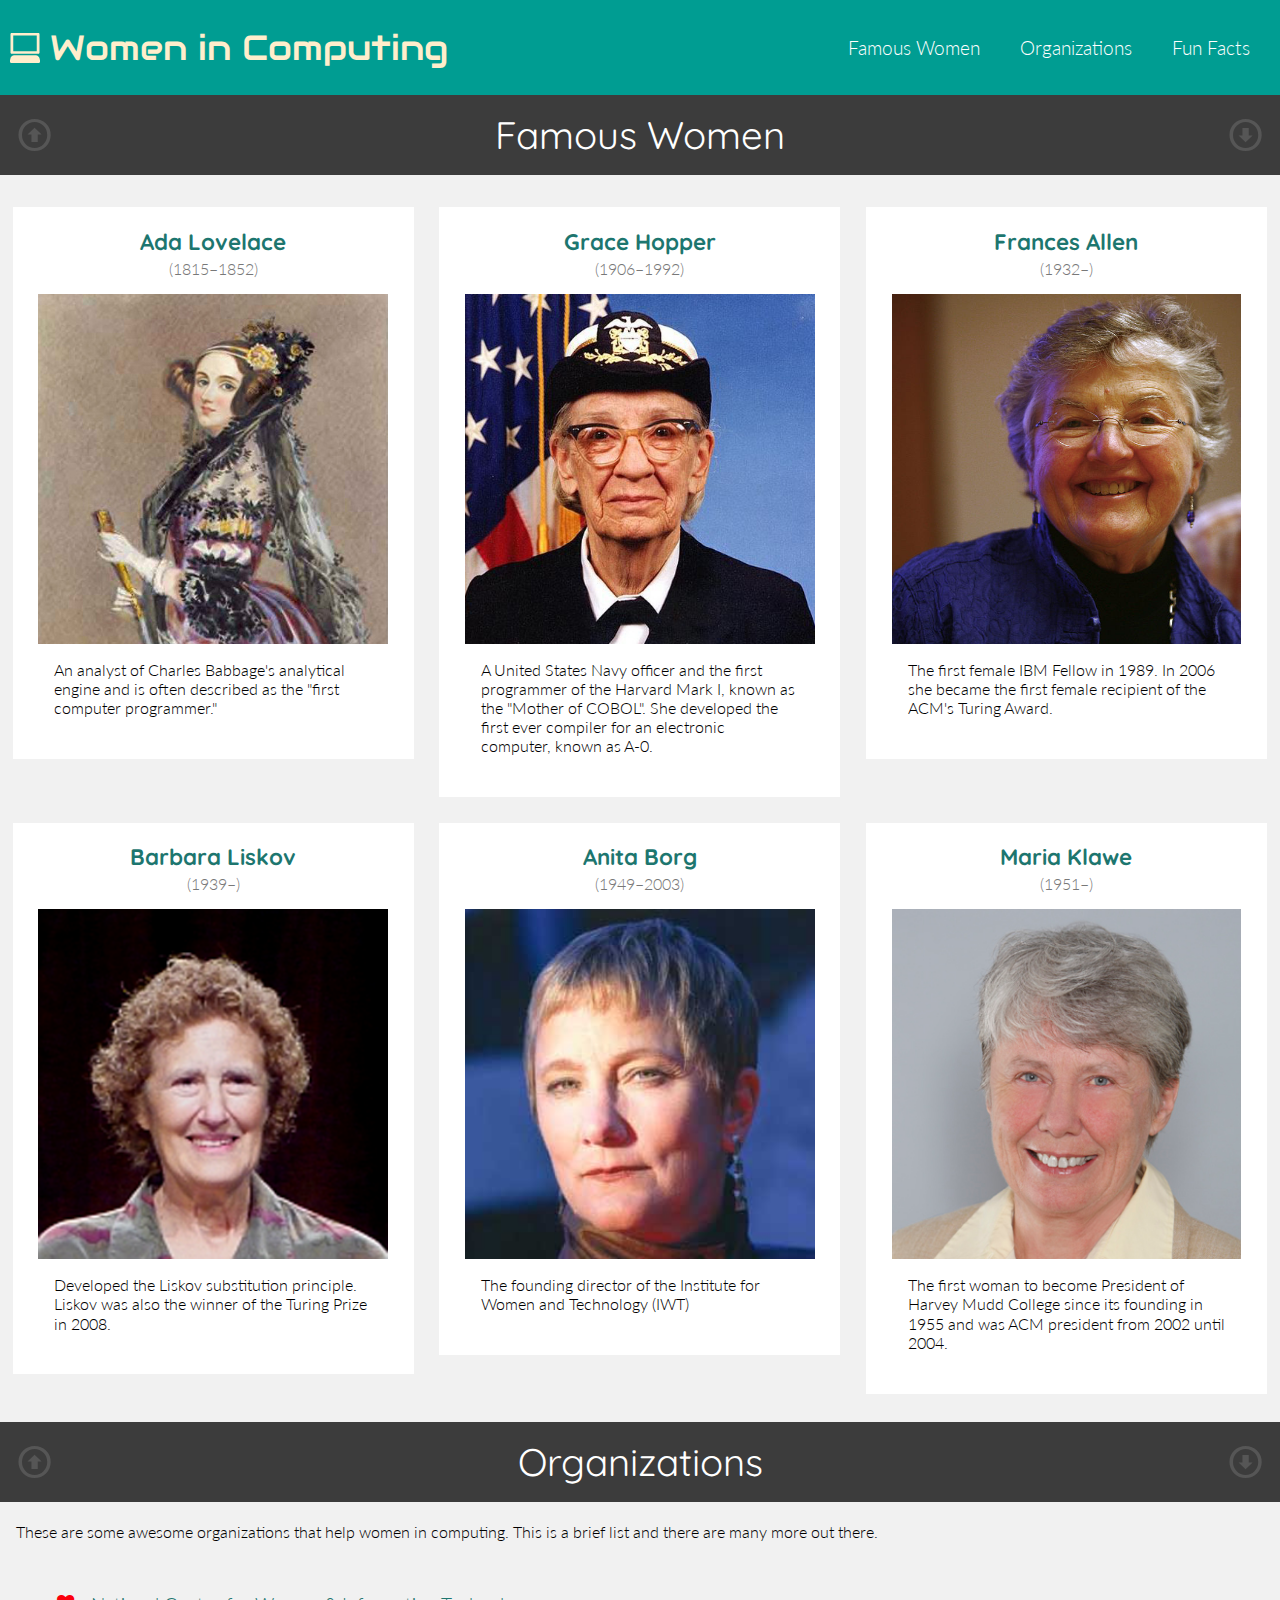
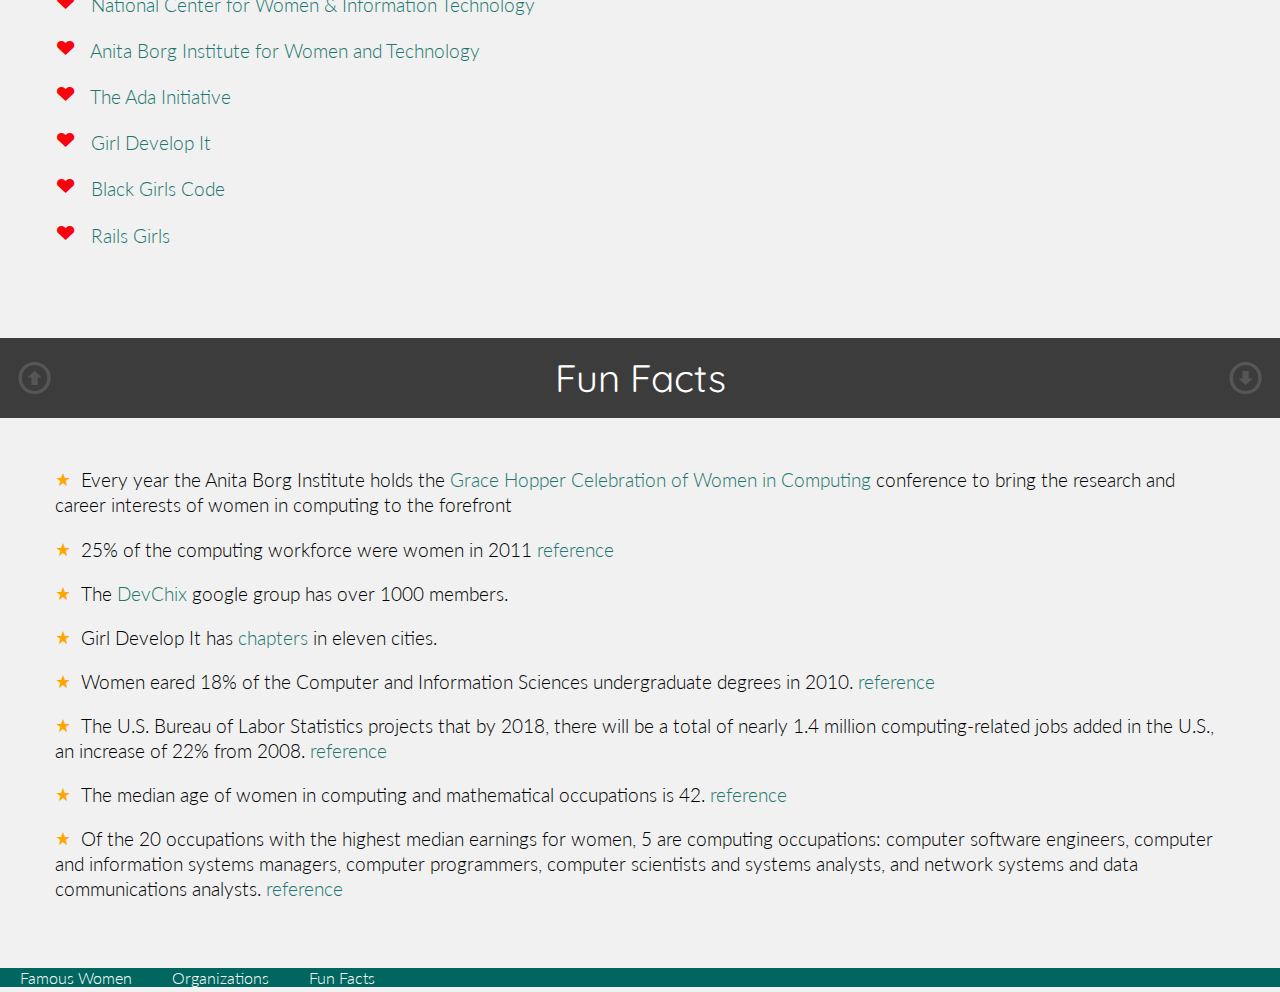
<file: class1/completed/index.html>
<!DOCTYPE HTML PUBLIC "-//W3C//DTD HTML 4.01//EN" "http://www.w3.org/TR/html4/strict.dtd">
<html>
  <head>
    <title>Women in Computing</title>
    <meta http-equiv="Content-Type" content="text/html; charset=utf-8"/>
    <link href='http://fonts.googleapis.com/css?family=Audiowide|Quicksand:300,400,700|Lato:100,300,400,700,900,100italic,300italic,400italic,700italic,900italic' rel='stylesheet' type='text/css'/>
    
    <link rel="stylesheet" type="text/css" href="stylesheets/reset.css" />
    <link rel="stylesheet" type="text/css" href="stylesheets/styles.css" charset="utf-8"/>
  </head>
  <body>
    <header>
      <h1>Women in Computing</h1>
      <nav>
        <ul>
          <li>
            <a href="#famous">Famous Women</a>
          </li>
          <li>
            <a href="#organizations">Organizations</a>
          </li>
          <li>
            <a href="#facts">Fun Facts</a>
          </li>
        </ul>
      </nav>
    </header>

    <div id="main">
      <section id="famous">
        <a name="famous"></a>
        <h2>Famous Women</h2>
        <a class="jump up" href="#">&igrave;</a>
        <a class="jump down" href="#organizations">&iacute;</a>
        <div class = "wrapper">
          <article class = "woman">
            <h3>
              <a href="http://en.wikipedia.org/wiki/Ada_Lovelace">Ada Lovelace</a>
            </h3>

            <h4>(1815&ndash;1852)</h4>
            <img src="images/ada_lovelace.jpg" alt="Ada Lovelace" />
            <p>An analyst of Charles Babbage's analytical engine and is often
              described as the "first computer programmer."</p>
          </article>
          <article class = "woman">
            <h3>
              <a href="http://en.wikipedia.org/wiki/Grace_Hopper">Grace Hopper</a>
            </h3>
            <h4>(1906&ndash;1992)</h4>
            <img src="images/grace_hopper.jpg" alt ="Grace Hopper" />
            <p>A United States Navy officer and the first programmer of the
              Harvard Mark I, known as the "Mother of COBOL". She developed the
              first ever compiler for an electronic computer, known as A-0.</p>
          </article>
          <article class = "woman">
            <h3>
              <a href="http://en.wikipedia.org/wiki/Frances_E._Allen">Frances Allen</a>
            </h3>
            <h4>(1932&ndash;)</h4>
            <img src="images/frances_allen.jpg" alt="Frances Allen" />
            <p>The first female IBM Fellow in 1989. In 2006 she became the first
              female recipient of the ACM's Turing Award.</p>
          </article>
          <article class="break woman">
            <h3>
              <a href="http://en.wikipedia.org/wiki/Barbara_Liskov">Barbara Liskov</a>
            </h3>
            <h4>(1939&ndash;)</h4>
            <img src="images/barbara_liskov.png" alt="Barbara Liskov" />
            <p>Developed the Liskov substitution principle. Liskov was also the
              winner of the Turing Prize in 2008.</p>
          </article>
          <article class = "woman">
            <h3>
              <a href="http://en.wikipedia.org/wiki/Anita_Borg">Anita Borg</a>
            </h3>
            <h4>(1949&ndash;2003)</h4>
            <img src="images/anita_borg.jpg" alt="Anita Borg" />
            <p>The founding director of the Institute for Women and Technology
              (IWT)</p>
          </article>
          <article class = "woman">
            <h3>
              <a href="http://en.wikipedia.org/wiki/Maria_Klawe">Maria Klawe</a>
            </h3>
            <h4>(1951&ndash;)</h4>
            <img src="images/maria_klawe.jpg" alt="Maria Klawe" />
            <p>The first woman to become President of Harvey Mudd College since
              its founding in 1955 and was ACM president from 2002 until 2004.</p>
          </article>
        </div>
      </section>

      <section id="organizations">
        <a name="organizations"></a>
        <h2>Organizations</h2>
        <a class="jump up" href="#famous">&igrave;</a>
        <a class="jump down" href="#facts">&iacute;</a>
        <div class = "wrapper">
          <p>These are some awesome organizations that help women in computing.
            This is a brief list and there are many more out there.</p>

          <ul>
            <li>
              <a href="http://www.ncwit.org/">National Center for Women & Information Technology</a>
              <img src="images/logos/ncwit.png" alt="National Center for Women & Information Technology logo" />
            </li>
            <li>
              <a href="http://anitaborg.org/">Anita Borg Institute for Women and Technology</a>
              <img src="images/logos/anitaborg.gif" alt="Anita Borg Institute for Women and Technology logo" />
            </li>
            <li>
              <a href="http://adainitiative.org/">The Ada Initiative</a>
              <img src="images/logos/adainitiative.png" alt="The Ada Initiative logo" />
            </li>
            <li>
              <a href="http://girldevelopit.com/">Girl Develop It</a>
              <img src="images/logos/gdi.png" alt="Girl Develop It logo" />
            </li>
            <li>
              <a href="http://www.blackgirlscode.com/">Black Girls Code</a>
              <img src="images/logos/blackgirlscode.jpg" alt="Black Girls Code logo" />
            </li>
            <li>
              <a href="http://railsgirls.com/">Rails Girls</a>
              <img src="images/logos/railsgirls.png" alt="Rails Girls logo" />
            </li>
          </ul>
        </div>
      </section>

      <section id="facts">
        <a name="facts"></a>
        <h2>Fun Facts</h2>
        <a class="jump up" href="#organizations">&igrave;</a>
        <a class="jump down" href="#bottom">&iacute;</a>
        <div class = "wrapper">
          <ul>
            <li>Every year the Anita Borg Institute holds the
              <a href="http://anitaborg.org/initiatives/ghc/">Grace Hopper
              Celebration of Women in Computing</a> conference to bring the
              research and career interests of women in computing to the
              forefront</li>
            <li>25% of the computing workforce were women in 2011
              <a href="http://www.bls.gov/cps/cpsaat11.htm">reference</a></li>
            <li>The <a href="https://twitter.com/DevChix">DevChix</a> google group has over 1000 members.</li>
            <li>Girl Develop It has <a href="http://girldevelopit.com/chapters">chapters</a> in eleven cities.</li>
            <li>Women eared 18% of the Computer and Information Sciences
              undergraduate degrees in 2010. <a href="http://www.ncwit.org/sites/default/files/resources/2012bythenumbers_web.pdf">
              reference</a></li>
            <li>The U.S. Bureau of Labor Statistics projects that by 2018, there
              will be a total of nearly 1.4 million computing-related jobs added
              in the U.S., an increase of 22% from 2008.
              <a href="http://www.ncwit.org/sites/default/files/resources/scorecard2010_printversion_web.pdf">reference</a></li>
            <li>The median age of women in computing and mathematical occupations
              is 42. <a href="http://www.ncwit.org/blog/did-you-know-demographics-technical-women">reference</a></li>
            <li>Of the 20 occupations with the highest median earnings for women,
              5 are computing occupations: computer software engineers, computer
              and information systems managers, computer programmers, computer
              scientists and systems analysts, and network systems and data
              communications analysts. <a href="http://www.ncwit.org/blog/did-you-know-demographics-technical-women">reference</a></li>
          </ul>
        </div>
      </section>
    </div>

    <footer>
      <nav>
        <ul>
          <li>
            <a href="#famous">Famous Women</a>
          </li>
          <li>
            <a href="#organizations">Organizations</a>
          </li>
          <li>
            <a href="#facts">Fun Facts</a>
          </li>
        </ul>
      </nav>
    </footer>
    <a name="bottom"></a>
  </body>
</html>
</file>
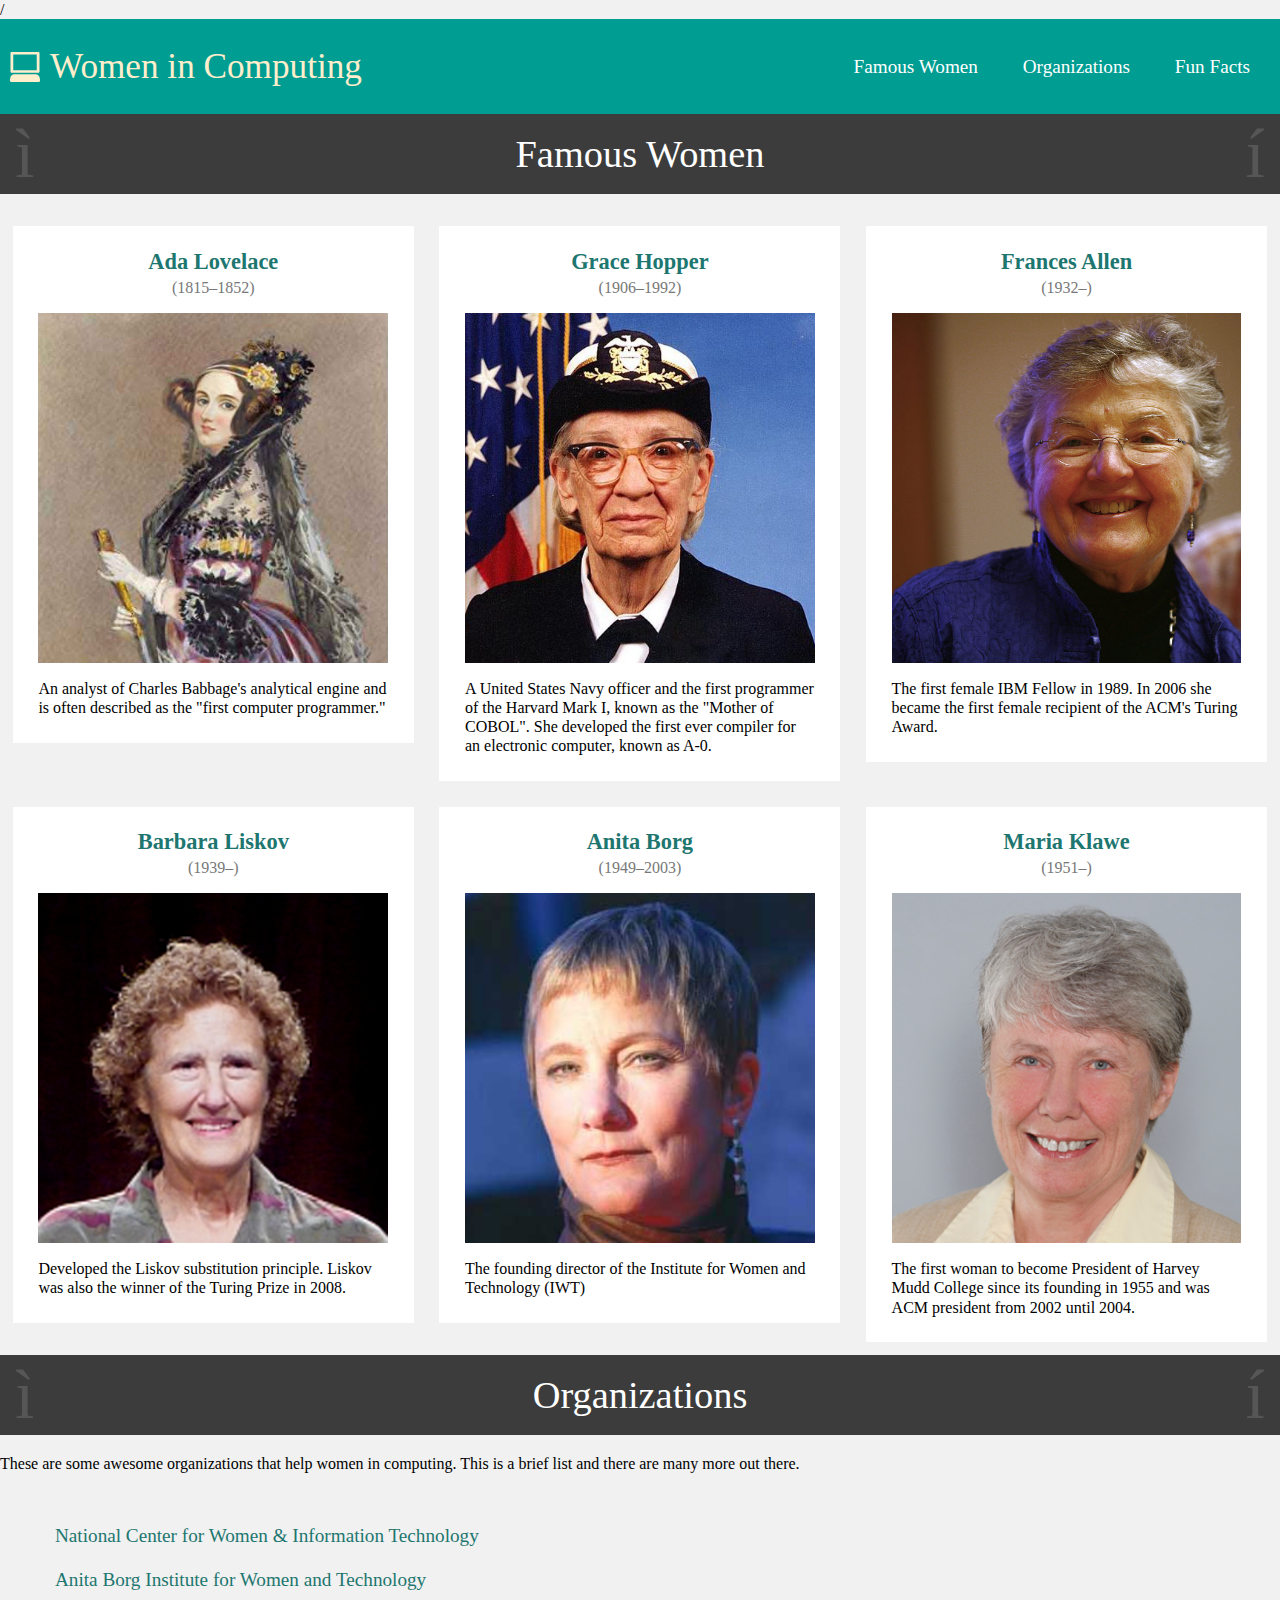
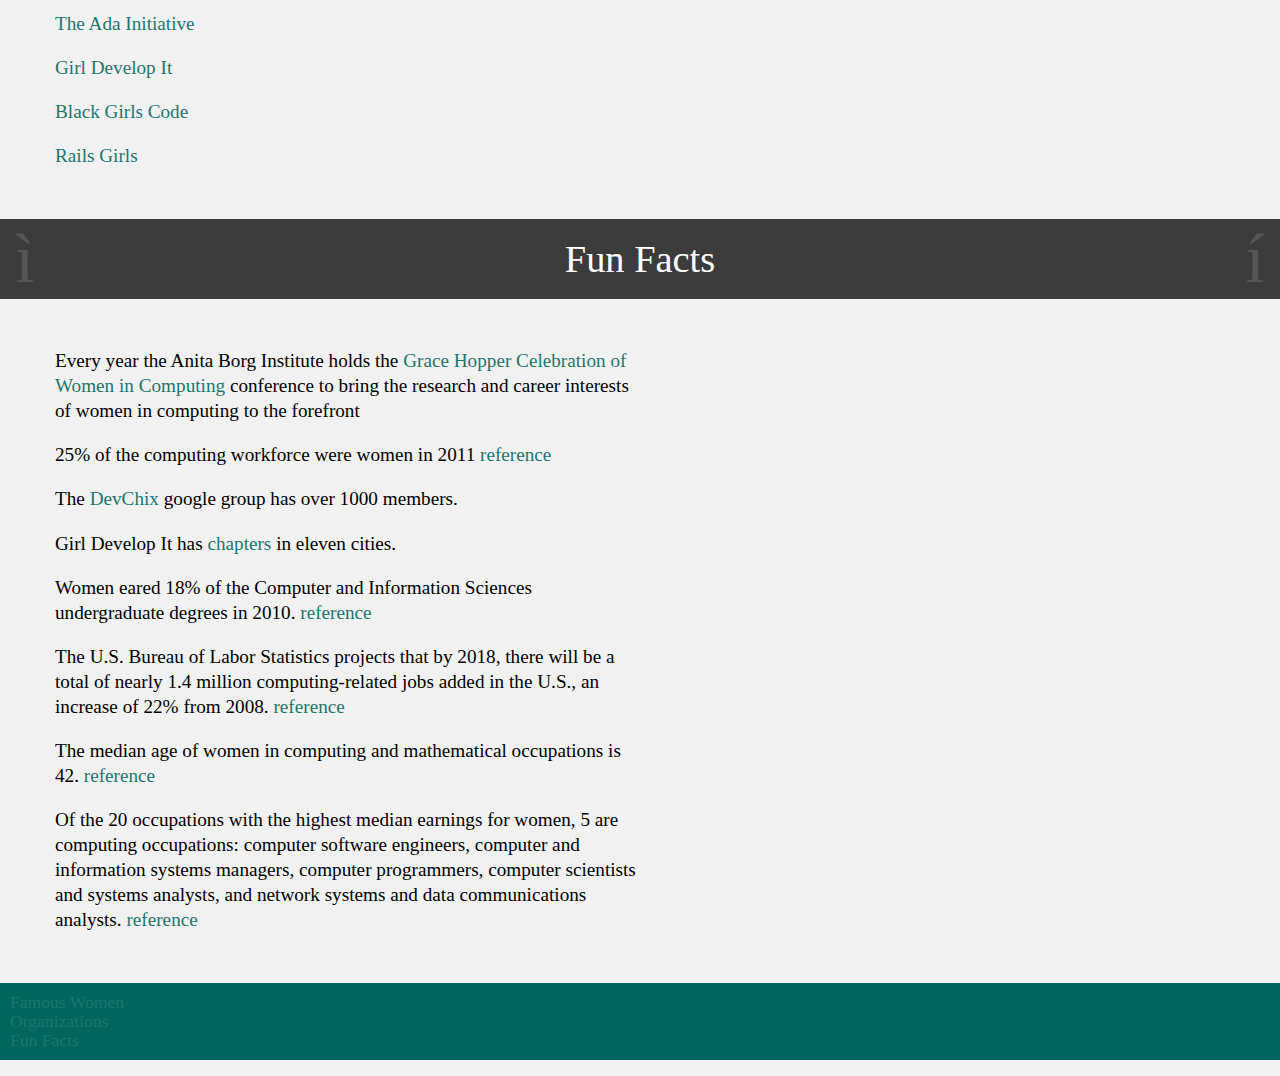
<file: class1/practice/index.html>
<!DOCTYPE HTML PUBLIC "-//W3C//DTD HTML 4.01//EN" "http://www.w3.org/TR/html4/strict.dtd">
<html>
  <head>
    <title>Women in Computing</title>
    <meta http-equiv="Content-Type" content="text/html; charset=utf-8"/>
    <link rel="stylesheet" type="text/css" href="stylesheets/reset.css">/
    <link rel="stylesheet" type="text/css" href="stylesheets/styles.css" charset="utf-8"/>

  <body>
      <header>
        <h1>Women in Computing</h1>
        <nav>
          <aside>
              <a href="#famous">Famous Women</a>
              <a href="#organizations">Organizations</a>
              <a href="#facts">Fun Facts</a>
          </aside>
        </nav>
      </header>

      <div id="main">
        <div id="famous">
          <a name="famous"></a>
          <h2>Famous Women</h2>
          <a class="jump up" href="#">&igrave;</a>
          <a class="jump down" href="#organizations">&iacute;</a>
          <div class ="wrapper">
            <div class = "woman">
              <h3>
                <a href="http://en.wikipedia.org/wiki/Ada_Lovelace">Ada Lovelace</a>
              </h3>

              <h4>(1815&ndash;1852)</h4>
              <img src="images/ada_lovelace.jpg" alt="Ada Lovelace" />
              <p>An analyst of Charles Babbage's analytical engine and is often
                described as the "first computer programmer."</p>
            </div>
            <div class = "woman">
              <h3>
                <a href="http://en.wikipedia.org/wiki/Grace_Hopper">Grace Hopper</a>
              </h3>
              <h4>(1906&ndash;1992)</h4>
              <img src="images/grace_hopper.jpg" alt ="Grace Hopper" />
              <p>A United States Navy officer and the first programmer of the
                Harvard Mark I, known as the "Mother of COBOL". She developed the
                first ever compiler for an electronic computer, known as A-0.</p>
            </div>
            <div class = "woman">
              <h3>
                <a href="http://en.wikipedia.org/wiki/Frances_E._Allen">Frances Allen</a>
              </h3>
              <h4>(1932&ndash;)</h4>
              <img src="images/frances_allen.jpg" alt="Frances Allen" />
              <p>The first female IBM Fellow in 1989. In 2006 she became the first
                female recipient of the ACM's Turing Award.</p>
            </div>
            <div class="break woman">
              <h3>
                <a href="http://en.wikipedia.org/wiki/Barbara_Liskov">Barbara Liskov</a>
              </h3>
              <h4>(1939&ndash;)</h4>
              <img src="images/barbara_liskov.png" alt="Barbara Liskov" />
              <p>Developed the Liskov substitution principle. Liskov was also the
                winner of the Turing Prize in 2008.</p>
            </div>
            <div class = "woman">
              <h3>
                <a href="http://en.wikipedia.org/wiki/Anita_Borg">Anita Borg</a>
              </h3>
              <h4>(1949&ndash;2003)</h4>
              <img src="images/anita_borg.jpg" alt="Anita Borg" />
              <p>The founding director of the Institute for Women and Technology
                (IWT)</p>
            </div>
            <div class = "woman">
              <h3>
                <a href="http://en.wikipedia.org/wiki/Maria_Klawe">Maria Klawe</a>
              </h3>
              <h4>(1951&ndash;)</h4>
              <img src="images/maria_klawe.jpg" alt="Maria Klawe" />
              <p>The first woman to become President of Harvey Mudd College since
                its founding in 1955 and was ACM president from 2002 until 2004.</p>
            </div>
          </div>
        </div>

        <div id="organizations">
          <a name="organizations"></a>
          
            <div id="organizations">
          <a name="organizations"></a>
          <h2>Organizations</h2>
          <a class="jump up" href="#famous">&igrave;</a>
          <a class="jump down" href="#facts">&iacute;</a>
          <div class = "wrapper">
            <p>These are some awesome organizations that help women in computing.
              This is a brief list and there are many more out there.</p>

            <ul>
              <li>
                <a href="http://www.ncwit.org/">National Center for Women &amp; Information Technology</a>
                <img src="images/logos/ncwit.png" alt="National Center for Women &amp; Information Technology logo" />
              </li>
              <li>
                <a href="http://anitaborg.org/">Anita Borg Institute for Women and Technology</a>
                <img src="images/logos/anitaborg.gif" alt="Anita Borg Institute for Women and Technology logo" />
              </li>
              <li>
                <a href="http://adainitiative.org/">The Ada Initiative</a>
                <img src="images/logos/adainitiative.png" alt="The Ada Initiative logo" />
              </li>
              <li>
                <a href="http://girldevelopit.com/">Girl Develop It</a>
                <img src="images/logos/gdi.png" alt="Girl Develop It logo" />
              </li>
              <li>
                <a href="http://www.blackgirlscode.com/">Black Girls Code</a>
                <img src="images/logos/blackgirlscode.jpg" alt="Black Girls Code logo" />
              </li>
              <li>
                <a href="http://railsgirls.com/">Rails Girls</a>
                <img src="images/logos/railsgirls.png" alt="Rails Girls logo" />
              </li>
            </ul>
          </div>
        </div>

        <div id="facts">
          <a name="facts"></a>
          <h2>Fun Facts</h2>
          <a class="jump up" href="#organizations">&igrave;</a>
          <a class="jump down" href="#bottom">&iacute;</a>
          <div class = "wrapper">
            <ul>
              <li>Every year the Anita Borg Institute holds the
                <a href="http://anitaborg.org/initiatives/ghc/">Grace Hopper
                Celebration of Women in Computing</a> conference to bring the
                research and career interests of women in computing to the
                forefront</li>
              <li>25% of the computing workforce were women in 2011
                <a href="http://www.bls.gov/cps/cpsaat11.htm">reference</a></li>
              <li>The <a href="https://twitter.com/DevChix">DevChix</a> google group has over 1000 members.</li>
              <li>Girl Develop It has <a href="http://girldevelopit.com/chapters">chapters</a> in eleven cities.</li>
              <li>Women eared 18% of the Computer and Information Sciences
                undergraduate degrees in 2010. <a href="http://www.ncwit.org/sites/default/files/resources/2012bythenumbers_web.pdf">
                reference</a></li>
              <li>The U.S. Bureau of Labor Statistics projects that by 2018, there
                will be a total of nearly 1.4 million computing-related jobs added
                in the U.S., an increase of 22% from 2008.
                <a href="http://www.ncwit.org/sites/default/files/resources/scorecard2010_printversion_web.pdf">reference</a></li>
              <li>The median age of women in computing and mathematical occupations
                is 42. <a href="http://www.ncwit.org/blog/did-you-know-demographics-technical-women">reference</a></li>
              <li>Of the 20 occupations with the highest median earnings for women,
                5 are computing occupations: computer software engineers, computer
                and information systems managers, computer programmers, computer
                scientists and systems analysts, and network systems and data
                communications analysts. <a href="http://www.ncwit.org/blog/did-you-know-demographics-technical-women">reference</a></li>
            </ul>
            </div>
        </div>
      </div>
      <div id="footer">
        <div class="nav">
          <ul>
            <li>
              <a href="#">Famous Women</a>
            </li>
            <li>
              <a href="#">Organizations</a>
            </li>
            <li>
              <a href="#">Fun Facts</a>
            </li>
          </ul>
        </div>
      </div>
      <a name="bottom"></a>
  </body>
</html>
</file>
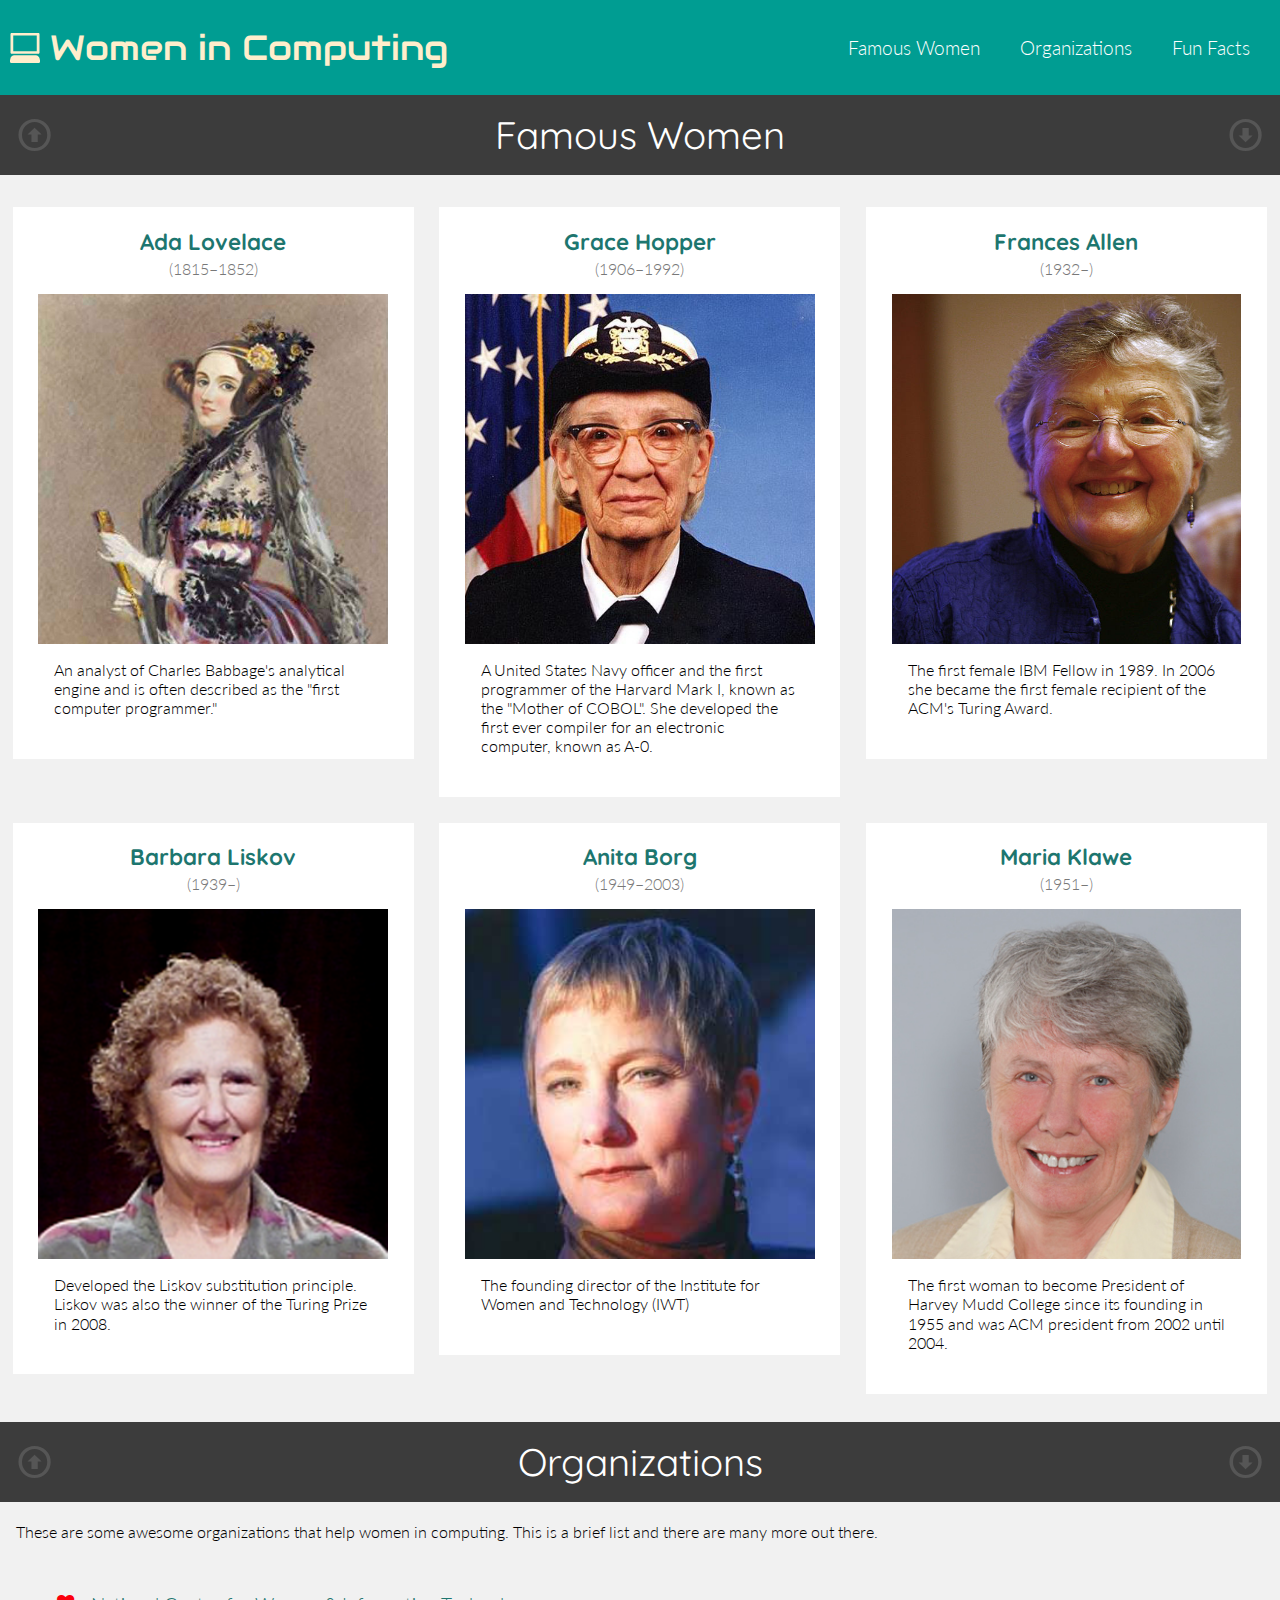
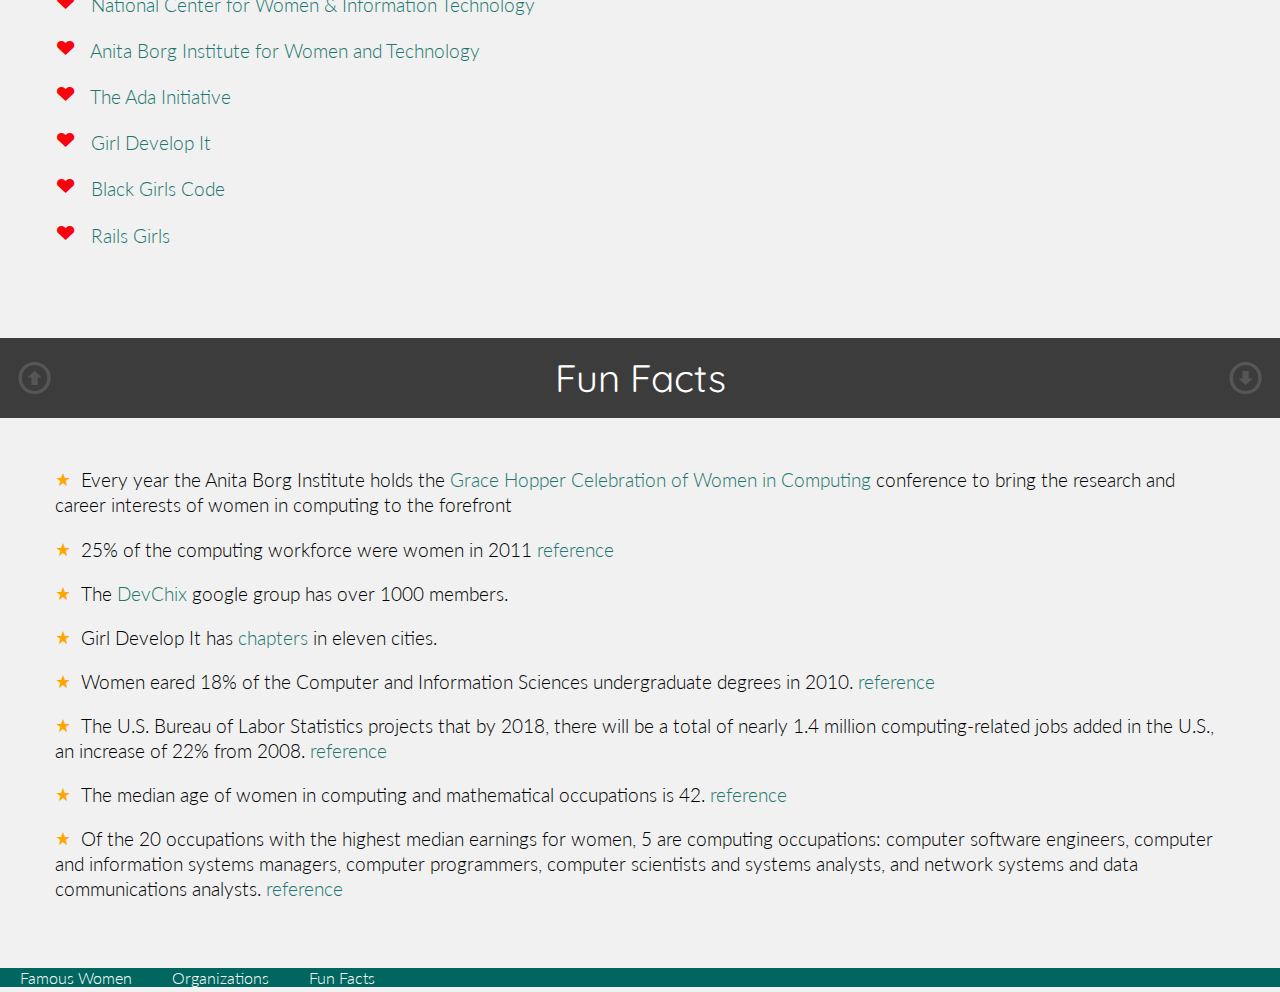
<file: class1_original/completed_original/index.html>
<!DOCTYPE HTML PUBLIC "-//W3C//DTD HTML 4.01//EN" "http://www.w3.org/TR/html4/strict.dtd">
<html>
  <head>
    <title>Women in Computing</title>
    <meta http-equiv="Content-Type" content="text/html; charset=utf-8"/>
    <link href='http://fonts.googleapis.com/css?family=Audiowide|Quicksand:300,400,700|Lato:100,300,400,700,900,100italic,300italic,400italic,700italic,900italic' rel='stylesheet' type='text/css'/>
    <link rel="stylesheet" type="text/css" href="stylesheets/reset.css" />
    <link rel="stylesheet" type="text/css" href="stylesheets/styles.css" charset="utf-8"/>
  </head>
  <body>
    <header>
      <h1>Women in Computing</h1>
      <nav>
        <ul>
          <li>
            <a href="#famous">Famous Women</a>
          </li>
          <li>
            <a href="#organizations">Organizations</a>
          </li>
          <li>
            <a href="#facts">Fun Facts</a>
          </li>
        </ul>
      </nav>
    </header>

    <div id="main">
      <section id="famous">
        <a name="famous"></a>
        <h2>Famous Women</h2>
        <a class="jump up" href="#">&igrave;</a>
        <a class="jump down" href="#organizations">&iacute;</a>
        <div class = "wrapper">
          <article class = "woman">
            <h3>
              <a href="http://en.wikipedia.org/wiki/Ada_Lovelace">Ada Lovelace</a>
            </h3>

            <h4>(1815&ndash;1852)</h4>
            <img src="images/ada_lovelace.jpg" alt="Ada Lovelace" />
            <p>An analyst of Charles Babbage's analytical engine and is often
              described as the "first computer programmer."</p>
          </article>
          <article class = "woman">
            <h3>
              <a href="http://en.wikipedia.org/wiki/Grace_Hopper">Grace Hopper</a>
            </h3>
            <h4>(1906&ndash;1992)</h4>
            <img src="images/grace_hopper.jpg" alt ="Grace Hopper" />
            <p>A United States Navy officer and the first programmer of the
              Harvard Mark I, known as the "Mother of COBOL". She developed the
              first ever compiler for an electronic computer, known as A-0.</p>
          </article>
          <article class = "woman">
            <h3>
              <a href="http://en.wikipedia.org/wiki/Frances_E._Allen">Frances Allen</a>
            </h3>
            <h4>(1932&ndash;)</h4>
            <img src="images/frances_allen.jpg" alt="Frances Allen" />
            <p>The first female IBM Fellow in 1989. In 2006 she became the first
              female recipient of the ACM's Turing Award.</p>
          </article>
          <article class="break woman">
            <h3>
              <a href="http://en.wikipedia.org/wiki/Barbara_Liskov">Barbara Liskov</a>
            </h3>
            <h4>(1939&ndash;)</h4>
            <img src="images/barbara_liskov.png" alt="Barbara Liskov" />
            <p>Developed the Liskov substitution principle. Liskov was also the
              winner of the Turing Prize in 2008.</p>
          </article>
          <article class = "woman">
            <h3>
              <a href="http://en.wikipedia.org/wiki/Anita_Borg">Anita Borg</a>
            </h3>
            <h4>(1949&ndash;2003)</h4>
            <img src="images/anita_borg.jpg" alt="Anita Borg" />
            <p>The founding director of the Institute for Women and Technology
              (IWT)</p>
          </article>
          <article class = "woman">
            <h3>
              <a href="http://en.wikipedia.org/wiki/Maria_Klawe">Maria Klawe</a>
            </h3>
            <h4>(1951&ndash;)</h4>
            <img src="images/maria_klawe.jpg" alt="Maria Klawe" />
            <p>The first woman to become President of Harvey Mudd College since
              its founding in 1955 and was ACM president from 2002 until 2004.</p>
          </article>
        </div>
      </section>

      <section id="organizations">
        <a name="organizations"></a>
        <h2>Organizations</h2>
        <a class="jump up" href="#famous">&igrave;</a>
        <a class="jump down" href="#facts">&iacute;</a>
        <div class = "wrapper">
          <p>These are some awesome organizations that help women in computing.
            This is a brief list and there are many more out there.</p>

          <ul>
            <li>
              <a href="http://www.ncwit.org/">National Center for Women & Information Technology</a>
              <img src="images/logos/ncwit.png" alt="National Center for Women & Information Technology logo" />
            </li>
            <li>
              <a href="http://anitaborg.org/">Anita Borg Institute for Women and Technology</a>
              <img src="images/logos/anitaborg.gif" alt="Anita Borg Institute for Women and Technology logo" />
            </li>
            <li>
              <a href="http://adainitiative.org/">The Ada Initiative</a>
              <img src="images/logos/adainitiative.png" alt="The Ada Initiative logo" />
            </li>
            <li>
              <a href="http://girldevelopit.com/">Girl Develop It</a>
              <img src="images/logos/gdi.png" alt="Girl Develop It logo" />
            </li>
            <li>
              <a href="http://www.blackgirlscode.com/">Black Girls Code</a>
              <img src="images/logos/blackgirlscode.jpg" alt="Black Girls Code logo" />
            </li>
            <li>
              <a href="http://railsgirls.com/">Rails Girls</a>
              <img src="images/logos/railsgirls.png" alt="Rails Girls logo" />
            </li>
          </ul>
        </div>
      </section>

      <section id="facts">
        <a name="facts"></a>
        <h2>Fun Facts</h2>
        <a class="jump up" href="#organizations">&igrave;</a>
        <a class="jump down" href="#bottom">&iacute;</a>
        <div class = "wrapper">
          <ul>
            <li>Every year the Anita Borg Institute holds the
              <a href="http://anitaborg.org/initiatives/ghc/">Grace Hopper
              Celebration of Women in Computing</a> conference to bring the
              research and career interests of women in computing to the
              forefront</li>
            <li>25% of the computing workforce were women in 2011
              <a href="http://www.bls.gov/cps/cpsaat11.htm">reference</a></li>
            <li>The <a href="https://twitter.com/DevChix">DevChix</a> google group has over 1000 members.</li>
            <li>Girl Develop It has <a href="http://girldevelopit.com/chapters">chapters</a> in eleven cities.</li>
            <li>Women eared 18% of the Computer and Information Sciences
              undergraduate degrees in 2010. <a href="http://www.ncwit.org/sites/default/files/resources/2012bythenumbers_web.pdf">
              reference</a></li>
            <li>The U.S. Bureau of Labor Statistics projects that by 2018, there
              will be a total of nearly 1.4 million computing-related jobs added
              in the U.S., an increase of 22% from 2008.
              <a href="http://www.ncwit.org/sites/default/files/resources/scorecard2010_printversion_web.pdf">reference</a></li>
            <li>The median age of women in computing and mathematical occupations
              is 42. <a href="http://www.ncwit.org/blog/did-you-know-demographics-technical-women">reference</a></li>
            <li>Of the 20 occupations with the highest median earnings for women,
              5 are computing occupations: computer software engineers, computer
              and information systems managers, computer programmers, computer
              scientists and systems analysts, and network systems and data
              communications analysts. <a href="http://www.ncwit.org/blog/did-you-know-demographics-technical-women">reference</a></li>
          </ul>
        </div>
      </section>
    </div>

    <footer>
      <nav>
        <ul>
          <li>
            <a href="#famous">Famous Women</a>
          </li>
          <li>
            <a href="#organizations">Organizations</a>
          </li>
          <li>
            <a href="#facts">Fun Facts</a>
          </li>
        </ul>
      </nav>
    </footer>
    <a name="bottom"></a>
  </body>
</html>
</file>
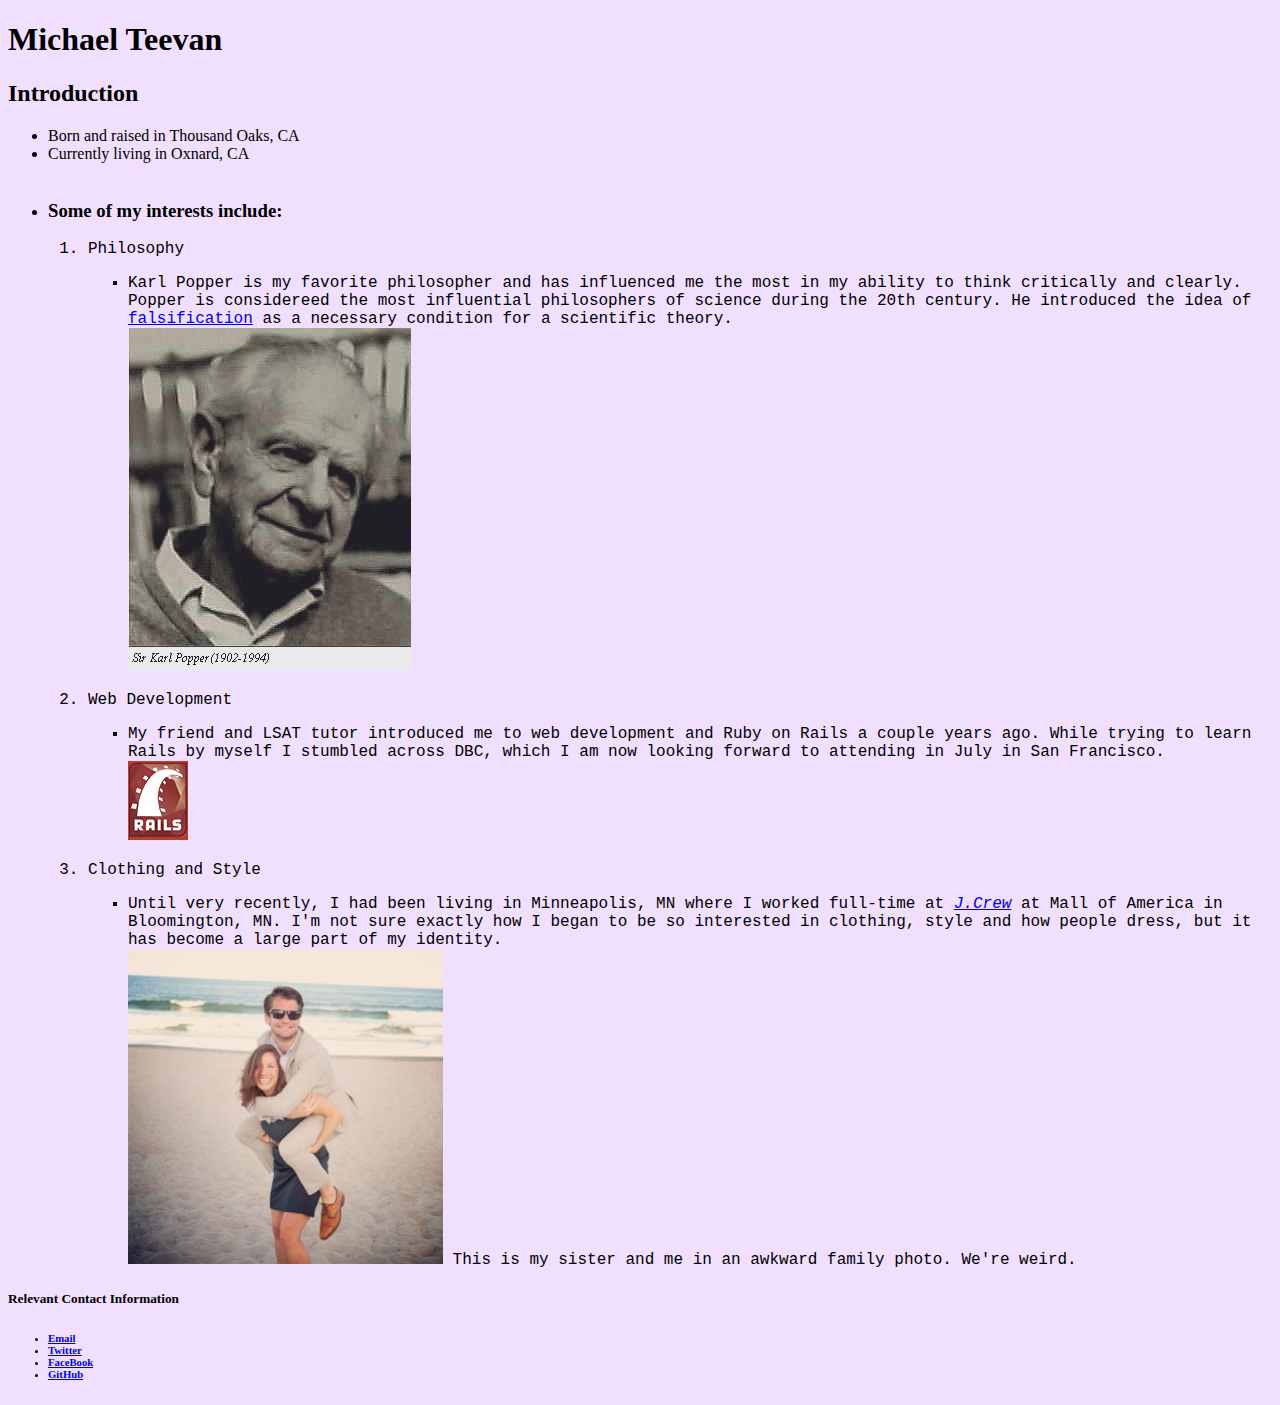
<file: dbc1.html>
<!DOCTYPE html>
<html>
	<head>
		<title>My Webpage</title>
		<link rel="stylesheet" type="text/css" href="stylesheets/dbc1.css">
	</head>
	<body>
		<h1>Michael Teevan</h1>
		<h2>Introduction</h2>
		<ul>
			<li>Born and raised in Thousand Oaks, CA</li>
			<li>Currently living in Oxnard, CA</li>
			<br>
			<li><h3>Some of my interests include:</h3>
				<ol>
					<li>Philosophy</li>
						<ul>
							<li>
								<p>
									Karl Popper is my favorite philosopher and has influenced me the most in my ability to think critically and clearly. Popper is considereed the most influential philosophers of science during the 20th century. He introduced the idea of <a href="http://en.wikipedia.org/wiki/Falsifiability">falsification</a> as a necessary condition for a scientific theory. <br> <a href="http://plato.stanford.edu/entries/popper/"><img src="images/popper.jpg" alt="Karl Popper" /></a>
								</p>
							</li>
						</ul>
					<li>Web Development</li>
						<ul>
							<li>
								<p>
									My friend and LSAT tutor introduced me to web development and Ruby on Rails a couple years ago. While trying to learn Rails by myself I stumbled across DBC, which I am now looking forward to attending in July in San Francisco. 
									<br>
									<a href="http://rubyonrails.org/" target="_blank"><img src="images/rails.png" alt="Ruby on Rails" /></a>
								</p>
							</li>
						</ul>	
					<li>Clothing and Style</li>
						<ul>
							<li>
								<p>
									Until very recently, I had been living in Minneapolis, MN where I worked full-time at <a href=”http://www.jcrew.com”><i>J.Crew</i></a> at Mall of America in Bloomington, MN. I'm not sure exactly how I began to be so interested in clothing, style and how people dress, but it has become a large part of my identity.
									<br>
									<img src="images/joanna_me.jpg" />
									This is my sister and me in an awkward family photo. We're weird.
								</p>
							</li>
						</ul>
				</ol>
			</li>
		</ul>
		<h5>Relevant Contact Information</h5>
			<ul><h6>
				<li><a href="mailto:michael.teevan@gmail.com">Email</a></li>
				<li><a href="https://twitter.com/MichaelTeevan">Twitter</a></li>
				<li><a href="https://www.facebook.com/michael.teevan">FaceBook</a></li>
				<li><a href="https://github.com/mike6838">GitHub</a></li>
			</ul></h6>
	</body>
</html>
</file>
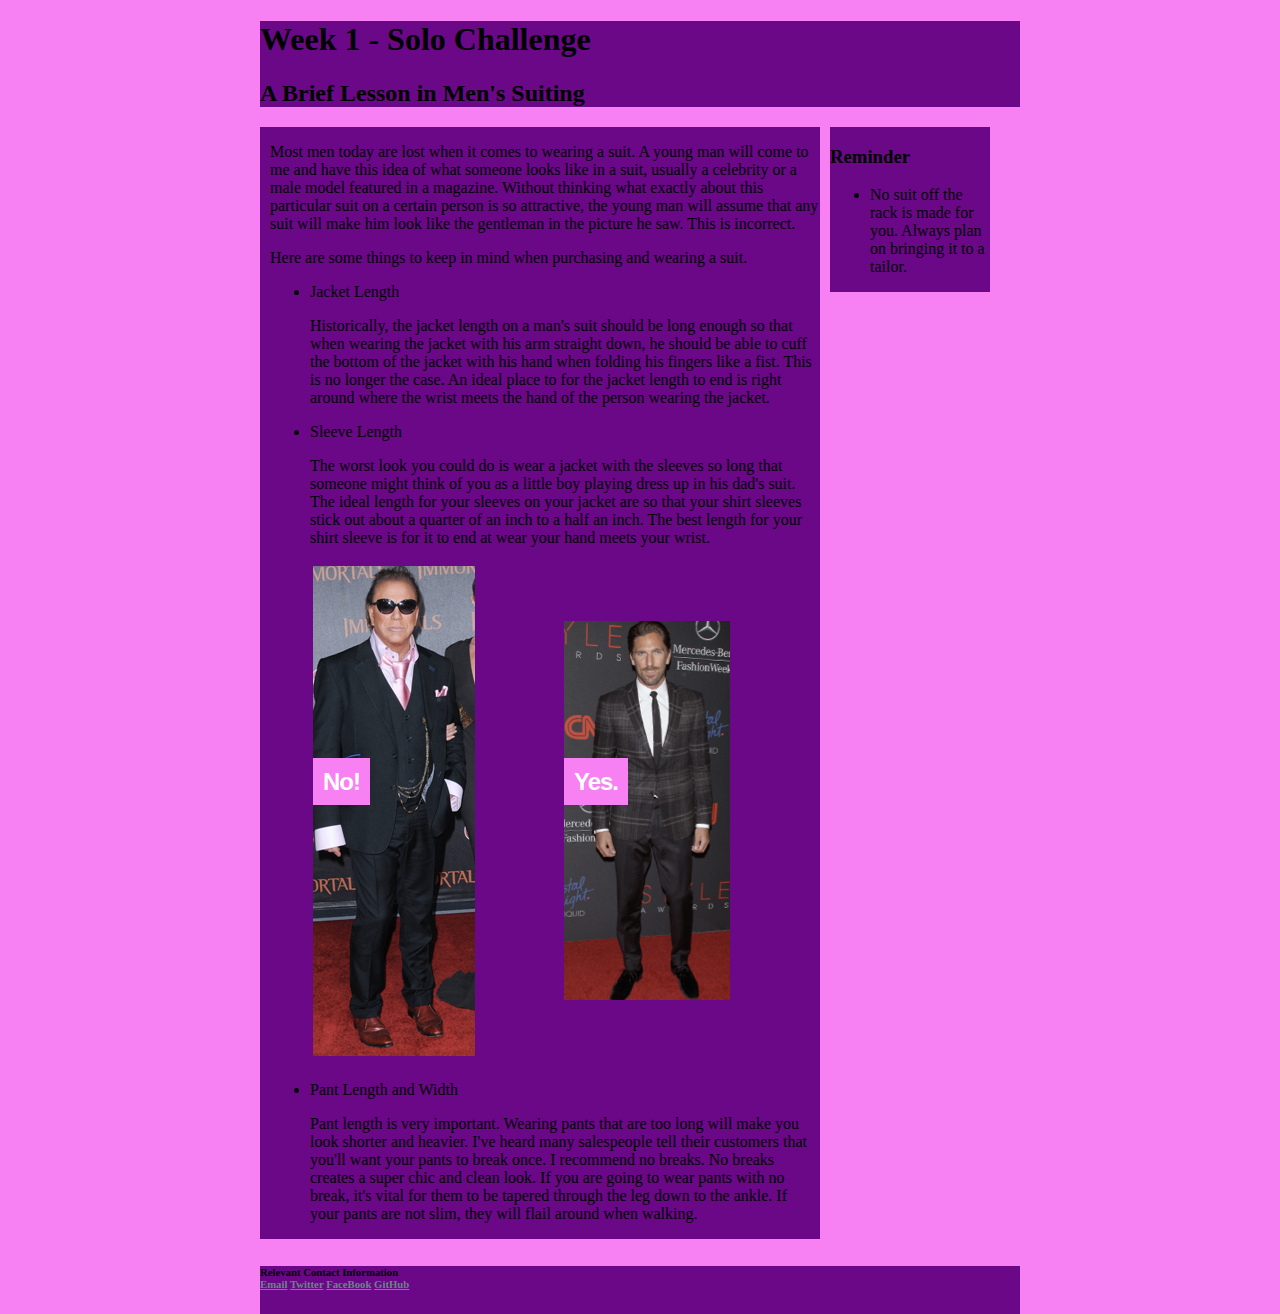
<file: dbc2.html>
<!DOCTYPE html>
<html>
	<head>
		<title>U1W1 - Solo Challenge</title>
		<link rel="stylesheet" type="text/css" href="stylesheets/dbc2.css">
	</head>
	<div id="wrapper">
		<div id="header">
			<h1>Week 1 - Solo Challenge</h1>
			<h2>A Brief Lesson in Men's Suiting</h2>
		</div>
		<div id="main">
			<body>
				<p>Most men today are lost when it comes to wearing a suit. A young man will come to me and have this idea of what someone looks like in a suit, usually a celebrity or a male model featured in a magazine. Without thinking what exactly about this particular suit on a certain person is so attractive, the young man will assume that any suit will make him look like the gentleman in the picture he saw. This is incorrect. </p>
				<p>Here are some things to keep in mind when purchasing and wearing a suit.</p>
				<ul>
					<li>Jacket Length</li>
					<p>Historically, the jacket length on a man's suit should be long enough so that when wearing the jacket with his arm straight down, he should be able to cuff the bottom of the jacket with his hand when folding his fingers like a fist. This is no longer the case. An ideal place to for the jacket length to end is right around where the wrist meets the hand of the person wearing the jacket.</p>
					<li>Sleeve Length</li>
					<p>The worst look you could do is wear a jacket with the sleeves so long that someone might think of you as a little boy playing dress up in his dad's suit. The ideal length for your sleeves on your jacket are so that your shirt sleeves stick out about a quarter of an inch to a half an inch. The best length for your shirt sleeve is for it to end at wear your hand meets your wrist.</p>
					<table class="image">
						<td>
							<img src="images/sleeve_no.png" alt="" />
							<h4><span>No!</span></h4>
						</td>
						<td>
							<img src="images/sleeve_yes.png" alt="" />
							<h4><span>Yes.</span></h4>
						</td>
					</table>
					<br>
					<li>Pant Length and Width</li>
					<p>Pant length is very important. Wearing pants that are too long will make you look shorter and heavier. I've heard many salespeople tell their customers that you'll want your pants to break once. I recommend no breaks. No breaks creates a super chic and clean look. If you are going to wear pants with no break, it's vital for them to be tapered through the leg down to the ankle. If your pants are not slim, they will flail around when walking.</p>
				</ul>
			</body>
		</div>
		<div id="sidebar">
			<h3>Reminder</h3>
			<ul>
				<li>No suit off the rack is made for you. Always plan on bringing it to a tailor.</li>
			</ul>
		</div>
		<div id="space"></div>
		<div id="footer">
				<h6>
					Relevant Contact Information
					<br>
					<a href="mailto:michael.teevan@gmail.com">Email</a>
					<a href="https://twitter.com/MichaelTeevan">Twitter</a>
					<a href="https://www.facebook.com/michael.teevan">FaceBook</a>
					<a href="https://github.com/mike6838">GitHub</a>
				</h6>
		</div>
	</div>
</html>
</file>
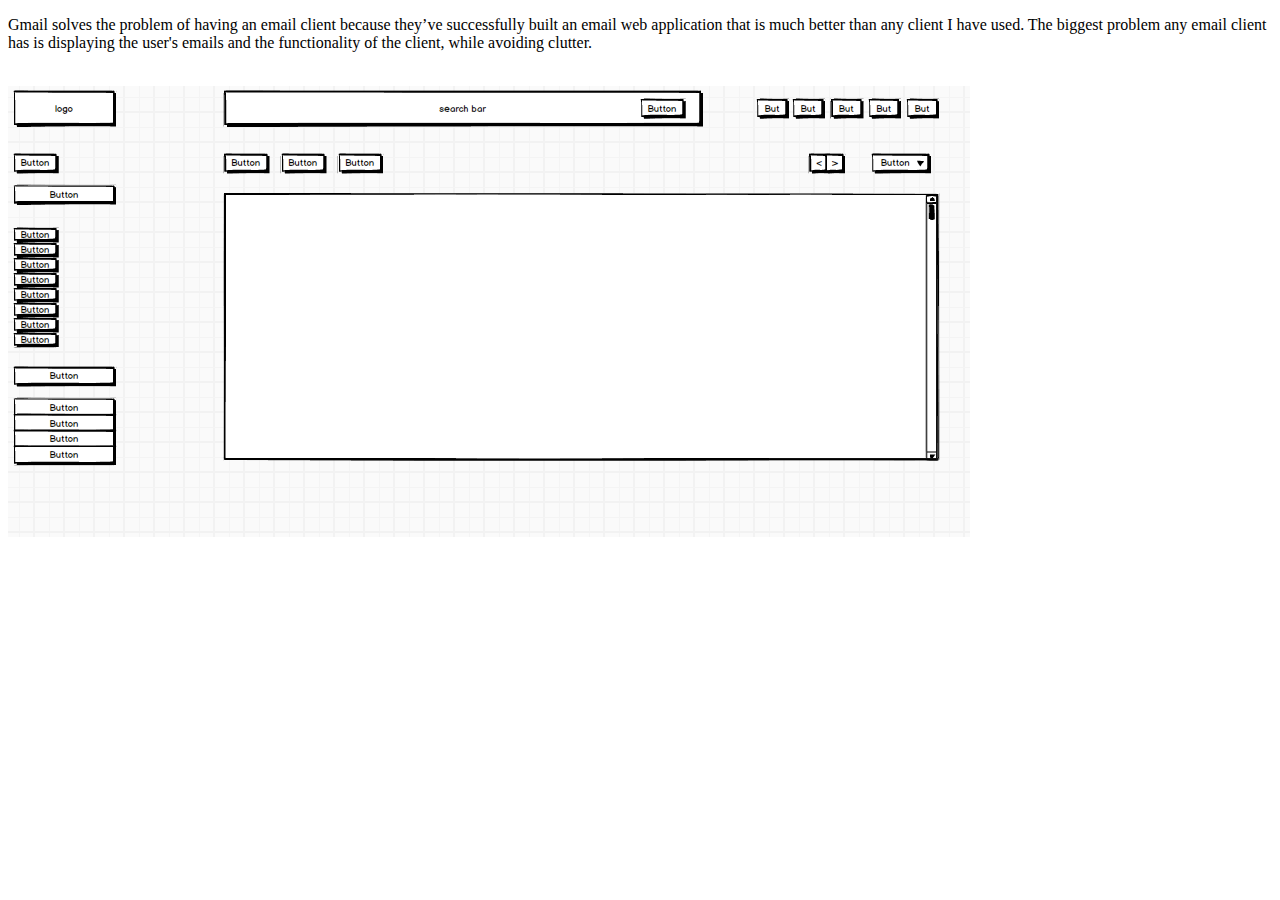
<file: wireframe_sites.html>
<!DOCTYPE html>
<html>
	<head>
		<title>Wireframe Sites</title>
	</head>
	<body>
		<p>Gmail solves the problem of having an email client because they’ve successfully built an email web application that is much better than any client I have used. The biggest problem any email client has is displaying the user's emails and the functionality of the client, while avoiding clutter.</p>
		<br>
		<img src="images/GMAIL_mockup.png" alt="Gmail Wireframe" />
	</body>
</html>
</file>
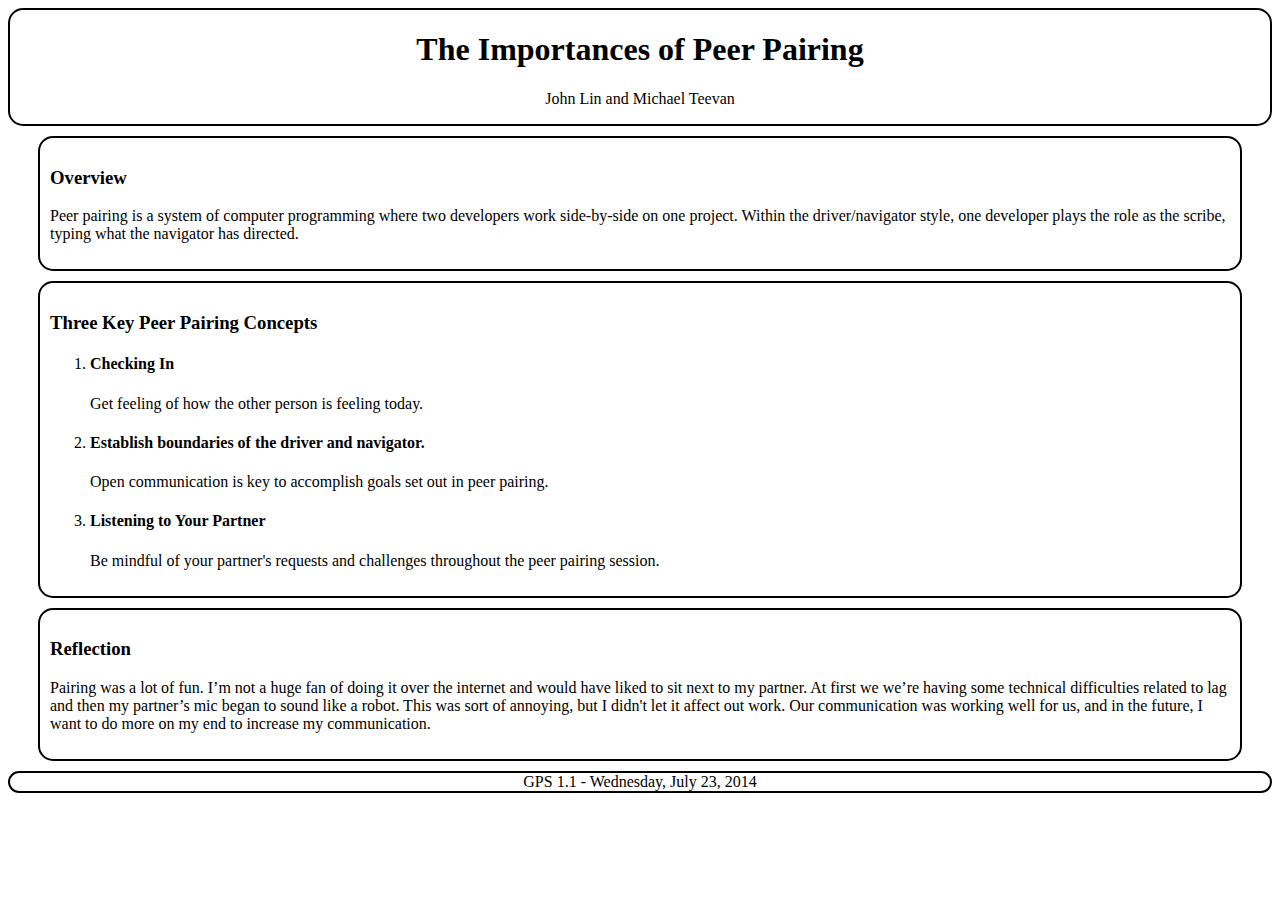
<file: GPS1.1/gps1.1.html>
<!-- 
Write your names here:
1. John Lin
2. Michael Teevan
-->

<!DOCTYPE html>
<html lang="en">
  <head>
    <link rel="stylesheet" href="gps1.1.css">
    <title>The Importances of Peer Pairing</title>
      <div id="header">
        <h1>The Importances of Peer Pairing</h1>
        <p>John Lin and Michael Teevan</p>
      </div>
  </head>
  <body>
  
    
    <section>
        <h3>Overview</h3>
        <p>Peer pairing is a system of computer programming where two developers
        work side-by-side on one project. Within the driver/navigator style, one 
        developer plays the role as the scribe, typing what the navigator has directed.</p>
    </section>
  

      <section>
        <h3>Three Key Peer Pairing Concepts</h3>
        <ol>
            <li><h4>Checking In</h4></li>
              <p>Get feeling of how the other person is feeling today.</p>
            <li><h4>Establish boundaries of the driver and navigator.</h4></li>
              <p>Open communication is key to accomplish goals set out in peer pairing.</p>
            <li><h4>Listening to Your Partner</h4></li>
              <p>Be mindful of your partner's requests and challenges throughout the peer pairing session.</p>
        </ol>
      </section>

      <section>
        <h3>Reflection</h4>
        <p>Pairing was a lot of fun. I’m not a huge fan of doing it over the internet and would have liked to sit next to my partner. At first we we’re having some technical difficulties related to lag and then my partner’s mic began to sound like a robot. This was sort of annoying, but I didn't let it affect out work. Our communication was working well for us, and in the future, I want to do more on my end to increase my communication.</p>
      </section>
      
      
      <footer>GPS 1.1 - Wednesday, July 23, 2014</footer>
  </body>
</html>
</file>
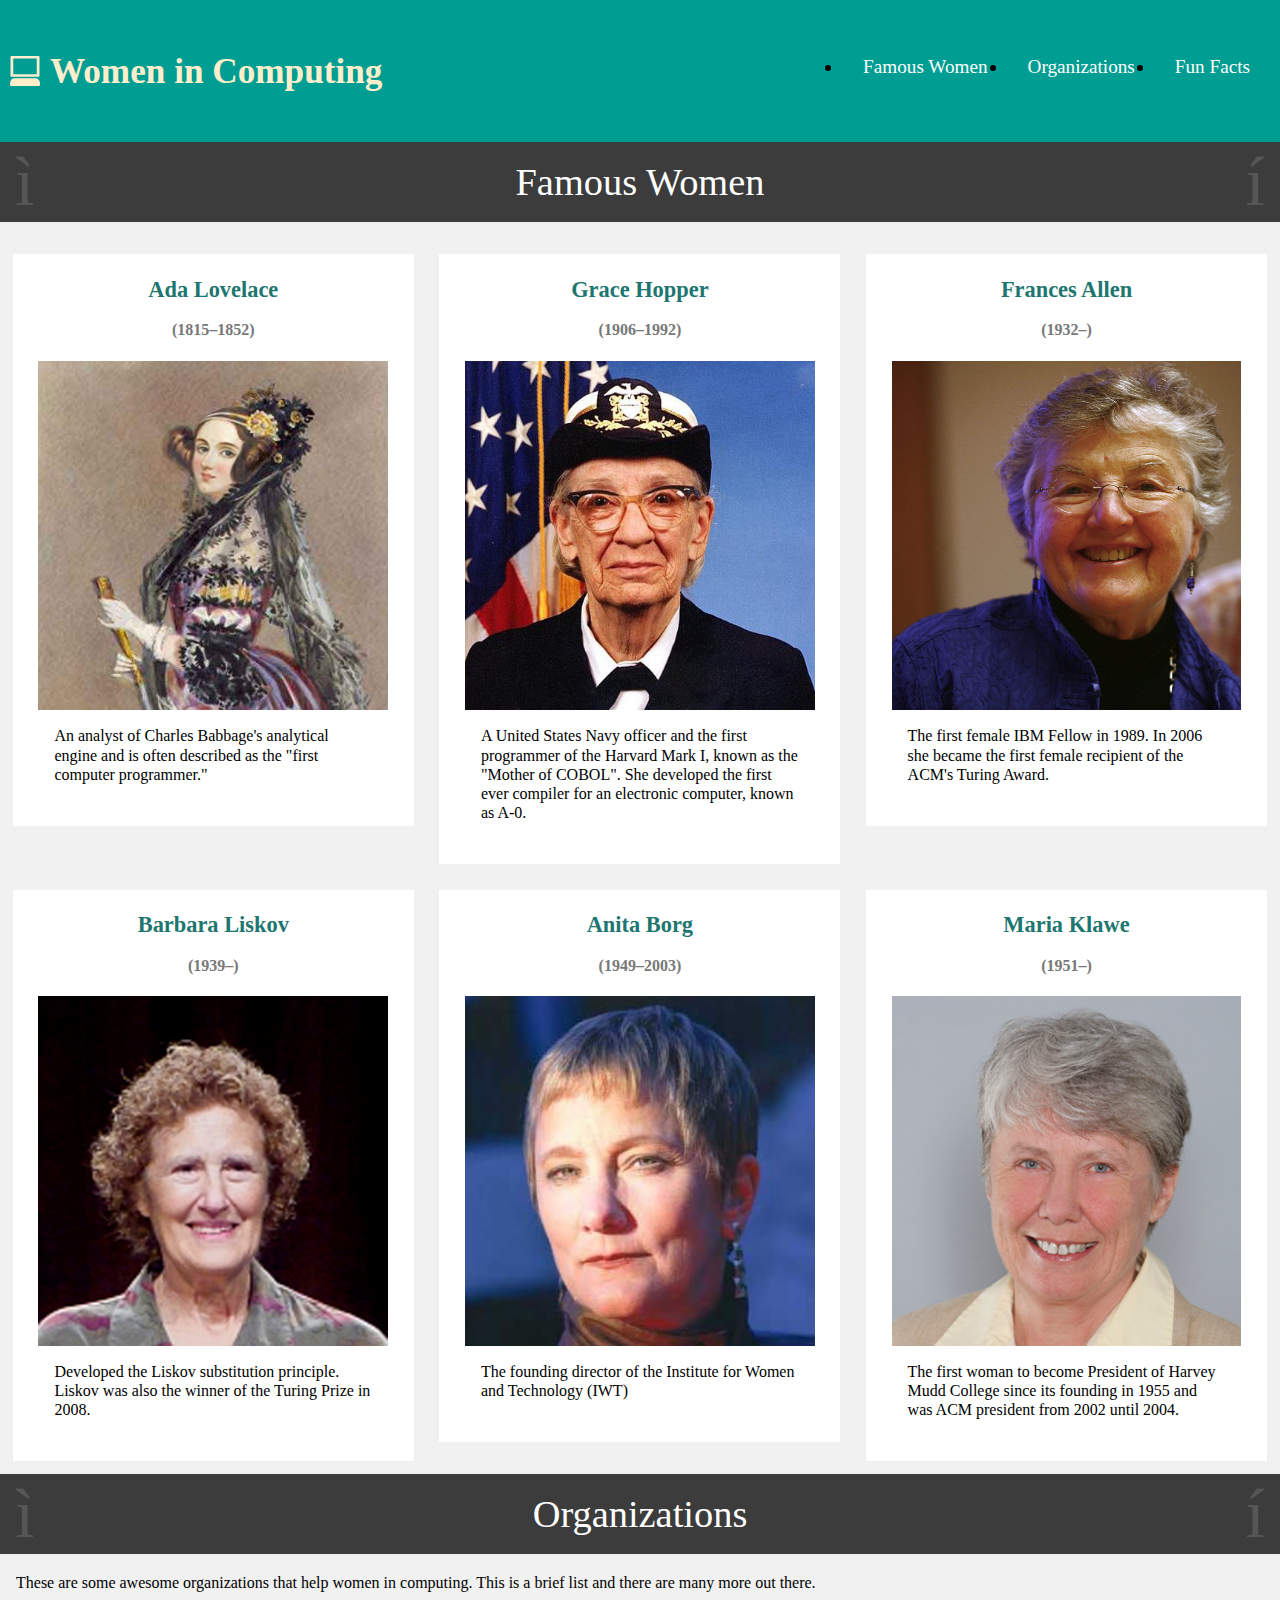
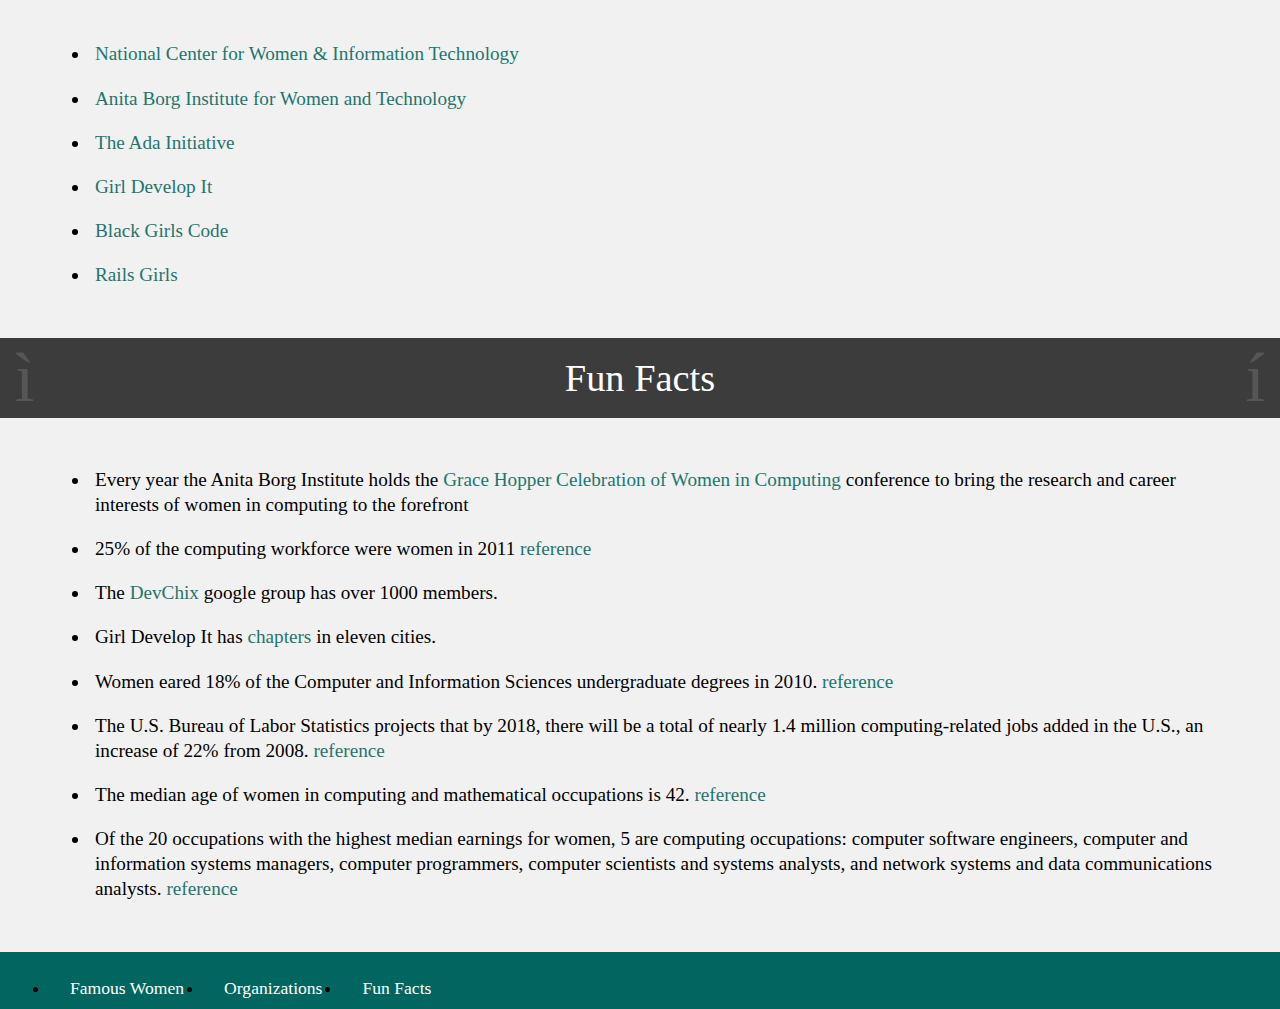
<file: class1_original/practice_original/index_original.html>
<!DOCTYPE HTML PUBLIC "-//W3C//DTD HTML 4.01//EN" "http://www.w3.org/TR/html4/strict.dtd">
<html>
  <head>
    <title>Women in Computing</title>
    <meta http-equiv="Content-Type" content="text/html; charset=utf-8"/>
<!--     <link rel="stylesheet" type="text/css" href="stylesheets/reset.css charset="utf-8"/>
 -->    <link rel="stylesheet" type="text/css" href="stylesheets/styles_original.css" charset="utf-8"/>
  <body>
      <div id="header">
        <h1>Women in Computing</h1>
        <div class="nav">
          <ul>
            <li>
              <a href="#">Famous Women</a>
            </li>
            <li>
              <a href="#">Organizations</a>
            </li>
            <li>
              <a href="#">Fun Facts</a>
            </li>
          </ul>
        </div>
      </div>

      <div id="main">
        <div id="famous">
          <a name="famous"></a>
          <h2>Famous Women</h2>
          <a class="jump up" href="#">&igrave;</a>
          <a class="jump down" href="#organizations">&iacute;</a>
          <div class ="wrapper">
            <div class = "woman">
              <h3>
                <a href="http://en.wikipedia.org/wiki/Ada_Lovelace">Ada Lovelace</a>
              </h3>

              <h4>(1815&ndash;1852)</h4>
              <img src="images/ada_lovelace.jpg" alt="Ada Lovelace" />
              <p>An analyst of Charles Babbage's analytical engine and is often
                described as the "first computer programmer."</p>
            </div>
            <div class = "woman">
              <h3>
                <a href="http://en.wikipedia.org/wiki/Grace_Hopper">Grace Hopper</a>
              </h3>
              <h4>(1906&ndash;1992)</h4>
              <img src="images/grace_hopper.jpg" alt ="Grace Hopper" />
              <p>A United States Navy officer and the first programmer of the
                Harvard Mark I, known as the "Mother of COBOL". She developed the
                first ever compiler for an electronic computer, known as A-0.</p>
            </div>
            <div class = "woman">
              <h3>
                <a href="http://en.wikipedia.org/wiki/Frances_E._Allen">Frances Allen</a>
              </h3>
              <h4>(1932&ndash;)</h4>
              <img src="images/frances_allen.jpg" alt="Frances Allen" />
              <p>The first female IBM Fellow in 1989. In 2006 she became the first
                female recipient of the ACM's Turing Award.</p>
            </div>
            <div class="break woman">
              <h3>
                <a href="http://en.wikipedia.org/wiki/Barbara_Liskov">Barbara Liskov</a>
              </h3>
              <h4>(1939&ndash;)</h4>
              <img src="images/barbara_liskov.png" alt="Barbara Liskov" />
              <p>Developed the Liskov substitution principle. Liskov was also the
                winner of the Turing Prize in 2008.</p>
            </div>
            <div class = "woman">
              <h3>
                <a href="http://en.wikipedia.org/wiki/Anita_Borg">Anita Borg</a>
              </h3>
              <h4>(1949&ndash;2003)</h4>
              <img src="images/anita_borg.jpg" alt="Anita Borg" />
              <p>The founding director of the Institute for Women and Technology
                (IWT)</p>
            </div>
            <div class = "woman">
              <h3>
                <a href="http://en.wikipedia.org/wiki/Maria_Klawe">Maria Klawe</a>
              </h3>
              <h4>(1951&ndash;)</h4>
              <img src="images/maria_klawe.jpg" alt="Maria Klawe" />
              <p>The first woman to become President of Harvey Mudd College since
                its founding in 1955 and was ACM president from 2002 until 2004.</p>
            </div>
          </div>
        </div>

        <div id="organizations">
          <a name="organizations"></a>
          <h2>Organizations</h2>
          <a class="jump up" href="#famous">&igrave;</a>
          <a class="jump down" href="#facts">&iacute;</a>
          <div class = "wrapper">
            <p>These are some awesome organizations that help women in computing.
              This is a brief list and there are many more out there.</p>

            <ul>
              <li>
                <a href="http://www.ncwit.org/">National Center for Women &amp; Information Technology</a>
                <img src="images/logos/ncwit.png" alt="National Center for Women &amp; Information Technology logo" />
              </li>
              <li>
                <a href="http://anitaborg.org/">Anita Borg Institute for Women and Technology</a>
                <img src="images/logos/anitaborg.gif" alt="Anita Borg Institute for Women and Technology logo" />
              </li>
              <li>
                <a href="http://adainitiative.org/">The Ada Initiative</a>
                <img src="images/logos/adainitiative.png" alt="The Ada Initiative logo" />
              </li>
              <li>
                <a href="http://girldevelopit.com/">Girl Develop It</a>
                <img src="images/logos/gdi.png" alt="Girl Develop It logo" />
              </li>
              <li>
                <a href="http://www.blackgirlscode.com/">Black Girls Code</a>
                <img src="images/logos/blackgirlscode.jpg" alt="Black Girls Code logo" />
              </li>
              <li>
                <a href="http://railsgirls.com/">Rails Girls</a>
                <img src="images/logos/railsgirls.png" alt="Rails Girls logo" />
              </li>
            </ul>
          </div>
        </div>

        <div id="facts">
          <a name="facts"></a>
          <h2>Fun Facts</h2>
          <a class="jump up" href="#organizations">&igrave;</a>
          <a class="jump down" href="#bottom">&iacute;</a>
          <div class = "wrapper">
            <ul>
              <li>Every year the Anita Borg Institute holds the
                <a href="http://anitaborg.org/initiatives/ghc/">Grace Hopper
                Celebration of Women in Computing</a> conference to bring the
                research and career interests of women in computing to the
                forefront</li>
              <li>25% of the computing workforce were women in 2011
                <a href="http://www.bls.gov/cps/cpsaat11.htm">reference</a></li>
              <li>The <a href="https://twitter.com/DevChix">DevChix</a> google group has over 1000 members.</li>
              <li>Girl Develop It has <a href="http://girldevelopit.com/chapters">chapters</a> in eleven cities.</li>
              <li>Women eared 18% of the Computer and Information Sciences
                undergraduate degrees in 2010. <a href="http://www.ncwit.org/sites/default/files/resources/2012bythenumbers_web.pdf">
                reference</a></li>
              <li>The U.S. Bureau of Labor Statistics projects that by 2018, there
                will be a total of nearly 1.4 million computing-related jobs added
                in the U.S., an increase of 22% from 2008.
                <a href="http://www.ncwit.org/sites/default/files/resources/scorecard2010_printversion_web.pdf">reference</a></li>
              <li>The median age of women in computing and mathematical occupations
                is 42. <a href="http://www.ncwit.org/blog/did-you-know-demographics-technical-women">reference</a></li>
              <li>Of the 20 occupations with the highest median earnings for women,
                5 are computing occupations: computer software engineers, computer
                and information systems managers, computer programmers, computer
                scientists and systems analysts, and network systems and data
                communications analysts. <a href="http://www.ncwit.org/blog/did-you-know-demographics-technical-women">reference</a></li>
            </ul>
            </div>
        </div>
      </div>
      <div id="footer">
        <div class="nav">
          <ul>
            <li>
              <a href="#">Famous Women</a>
            </li>
            <li>
              <a href="#">Organizations</a>
            </li>
            <li>
              <a href="#">Fun Facts</a>
            </li>
          </ul>
        </div>
      </div>
      <a name="bottom"></a>
  </body>
</html>
</file>
<file: class1/completed/stylesheets/styles.css>
/* General Styles */
body {
  background-color: rgb(241, 241, 241);
  font-family: 'Lato', Arial, sans-serif;
  font-size: 16px;
  font-weight: 300;
  line-height: 1.2em;
  margin: 0px auto;
  min-width: 960px;
  width: 100%;
}

p {
  margin: 1em;
}

a {
  color: #1D766F;
  text-decoration: none;
}
a:hover {
  color: #BC2F36;
}

h1 {
  font-family: 'Audiowide', cursive;
  font-size: 2.2em;
  float: left;
  line-height: 75px;
}

h2 {
  background-color: rgb(60, 60, 60);
  color: #FFF;
  font-family: 'Quicksand', sans-serif;
  font-size: 2.4em;
  font-weight: 400;
  line-height: 80px;
  margin: 0 0 0.5em 0;
  text-align: center;
}

h3 {
  font-family: 'Quicksand', sans-serif;
  font-size: 1.4em;
  font-weight: 700;
  margin: 0 0 0.3em 0;
  text-align: center;
}

h4 {
  color: rgb(120, 120, 120);
  font-size: 1em;
  text-align: center;
}


/* Navigation */
nav li {
  float: left;
}
nav li a {
  color: #fff;
  margin: 0 10px;
  padding: 5px 10px;
  text-decoration: none;
}
nav li a:hover {
  color: #FB000D;
}

.jump {
  color: #565656;
  font-family: 'EntypoRegular';
  font-size: 70px;
  line-height: 80px;
  position: absolute;
  text-decoration: none;
  top: 0;
}
.jump.up {
  left: 15px;
}
.jump.down {
  right: 15px;
}
.jump:hover {
  color: #BC2F36;
}


/* Header */
header {
  background-color: #009D92;
  padding: 10px;
}
header h1 {
  color: #FFEECC;
  background: url('../images/icons/it.png') no-repeat 0 50%;
  padding-left: 40px;
}
header nav {
  float: right;
  font-size: 1.2em;
  margin-left: 20px;
}
header nav li {
  line-height: 75px;
}
header nav a:hover {
  background-color: #fff;
}

header:after {
  /* clearfix hack */
  content: "";
  display: table;
  clear: both;
}


/* Main */
#main section {
  margin-bottom: 1em;
  position: relative;
}
#main div.wrapper{
    width: 100%;
    max-width:1400px;
    margin: 0 auto;
}


#main section:after {
  /* clearfix hack */
  content: "";
  display: table;
  clear: both;
}


/* Famous Women */
#famous article.woman {
  background-color: white;
  float: left;
  min-height: 250px;
  margin: 1%;
  padding: 2%;
  width: 27.33%;
}

#famous article.break {
  clear: both;
}

#famous article img {
  display: block;
  margin: 1em auto;
  width: 100%;
}


/* Organizations */
#organizations {
  clear: both;
  height: 500px;
}

#organizations ul {
  margin: 50px;
  position: relative;
}
#organizations ul li {
  font-size: 1.2em;
  line-height: 1.3em;
  margin-bottom: 1em;
  padding-left: 5px;
  max-width: 50%;
}
#organizations ul li:before {
  color: #FB000D;
  content: '6';
  font-family: 'EntypoRegular';
  font-size: 40px;
  padding-right: 10px;
}

#organizations img {
  position: absolute;
  right: 20px;
  top: 0;
  display: none;
  max-width: 40%;
}
#organizations li:hover img {
  display: block;
}


/* Fun Facts */
#facts ul {
  margin: 50px;
}
#facts ul li {
  font-size: 1.2em;
  line-height: 1.3em;
  margin-bottom: 1em;
  padding-left: 5px;
}
#facts ul li:before {
  color: #FFA700;
  content: '7';
  font-family: 'EntypoRegular';
  font-size: 30px;
  padding-right: 10px;
}
#facts ul li:hover:before {
  color: #FF6F00;
}


/* Footer */
footer {
  background-color: #00665F;
}

footer .nav {
  float: left;
  font-size: 1.1em;
  margin: 10px;
}

footer nav a:hover {
  color: #FFEECC;
}

footer:after {
  /* clearfix hack */
  content: "";
  display: table;
  clear: both;
}


/* Fonts */
@font-face {
  font-family: 'EntypoRegular';
  src: url('font/Entypo-webfont.eot');
  src: url('font/Entypo-webfont.eot?#iefix') format('embedded-opentype'),
       url('font/Entypo-webfont.woff') format('woff'),
       url('font/Entypo-webfont.ttf') format('truetype'),
       url('font/Entypo-webfont.svg#EntypoRegular') format('svg');
  font-weight: normal;
  font-style: normal;
}
</file>
<file: class1/practice/stylesheets/styles.css>
/* General Styles */
body {
  font-family: inconsolata;
  background-color: rgb(241, 241, 241);
  font-size: 16px;
  font-weight: 300;
  line-height: 1.2em;
  margin: 0px auto;
  min-width: 960px;
  width: 100%;
}


} 

p {
  margin: 1em;
}

a {
  color: #1D766F;
  text-decoration: none;
}

a:hover {
  color: pink;
}

h1 {
  font-size: 2.2em;
  float: left;
  line-height: 75px;
}

h2 {
  background-color: rgb(60, 60, 60);
  color: #FFF;
  font-size: 2.4em;
  font-weight: 400;
  line-height: 80px;
  margin: 0 0 0.5em 0;
  text-align: center;
}

h3 {
  font-size: 1.4em;
  font-weight: 700;
  margin: 0 0 0.3em 0;
  text-align: center;
}

h4 {
  color: rgb(120, 120, 120);
  font-size: 1em;
  text-align: center;
}

/* Navigation */
nav {
  float: left;
}
nav aside a {
  color: #fff;
  margin: 0 10px;
  padding: 5px 10px;
  text-decoration: none;
}

.jump {
  color: #565656;
  font-size: 70px;
  line-height: 80px;
  position: absolute;
  text-decoration: none;
  top: 0;
}
.jump.up {
  left: 15px;
}
.jump.down {
  right: 15px;
}


/* Header */
header {
  background-color: #009D92;
  padding: 10px;
}
header h1 {
  color: #FFEECC;
  background: url('../images/icons/it.png') no-repeat 0 50%;
  padding-left: 40px;
}
header nav {
  float: right;
  font-size: 1.2em;
  margin-left: 20px;
}
header nav aside {
  line-height: 75px;
}

header:after {
  /* clearfix hack */
  content: "";
  display: table;
  clear: both;
}


/* Main */
#main div {
  margin-bottom: 1em;
  position: relative;
}
#main div.wrapper{
    width: 100%;
    max-width:1400px;
    margin: 0 auto;
}

#main section:after {
  /* clearfix hack */
  content: "";
  display: table;
  clear: both;
}


/* Famous Women */
#famous div.woman {
  background-color: white;
  float: left;
  min-height: 250px;
  margin: 1%;
  padding: 2%;
  width: 27.33%;
}

#famous div.break {
  clear: both;
}

#famous div img {
  display: block;
  margin: 1em auto;
  width: 100%;
}


/* Organizations */
#organizations {
  clear: both;
}

#organizations ul {
  margin: 50px;
  position: relative;
}
#organizations ul li {
  font-size: 1.2em;
  line-height: 1.3em;
  margin-bottom: 1em;
  padding-left: 5px;
  max-width: 50%;
}
#organizations img {
  position: absolute;
  right: 20px;
  top: 0;
  display: none;
  max-width: 40%;
}
#organizations li:hover img {
  display: block;
}


/* Fun Facts */
#facts ul {
  margin: 50px;
}
#facts ul li {
  font-size: 1.2em;
  line-height: 1.3em;
  margin-bottom: 1em;
  padding-left: 5px;
}


/* Footer */
#footer {
  background-color: #00665F;
}

#footer .nav {
  float: left;
  font-size: 1.1em;
  margin: 10px;
}

#footer:after {
  /* clearfix hack */
  content: "";
  display: table;
  clear: both;
}
/*Fonts*/
@font-face {
    font-family: inconsolata;
    src: url('font/Inconsolata.otf')
    font-weight: normal;
    font-style: normal;
}
</file>
<file: class1_original/completed_original/stylesheets/styles.css>
/* General Styles */
body {
  background-color: rgb(241, 241, 241);
  font-family: 'Lato', Arial, sans-serif;
  font-size: 16px;
  font-weight: 300;
  line-height: 1.2em;
  margin: 0px auto;
  min-width: 960px;
  width: 100%;
}

p {
  margin: 1em;
}

a {
  color: #1D766F;
  text-decoration: none;
}
a:hover {
  color: #BC2F36;
}

h1 {
  font-family: 'Audiowide', cursive;
  font-size: 2.2em;
  float: left;
  line-height: 75px;
}

h2 {
  background-color: rgb(60, 60, 60);
  color: #FFF;
  font-family: 'Quicksand', sans-serif;
  font-size: 2.4em;
  font-weight: 400;
  line-height: 80px;
  margin: 0 0 0.5em 0;
  text-align: center;
}

h3 {
  font-family: 'Quicksand', sans-serif;
  font-size: 1.4em;
  font-weight: 700;
  margin: 0 0 0.3em 0;
  text-align: center;
}

h4 {
  color: rgb(120, 120, 120);
  font-size: 1em;
  text-align: center;
}


/* Navigation */
nav li {
  float: left;
}
nav li a {
  color: #fff;
  margin: 0 10px;
  padding: 5px 10px;
  text-decoration: none;
}
nav li a:hover {
  color: #FB000D;
}

.jump {
  color: #565656;
  font-family: 'EntypoRegular';
  font-size: 70px;
  line-height: 80px;
  position: absolute;
  text-decoration: none;
  top: 0;
}
.jump.up {
  left: 15px;
}
.jump.down {
  right: 15px;
}
.jump:hover {
  color: #BC2F36;
}


/* Header */
header {
  background-color: #009D92;
  padding: 10px;
}
header h1 {
  color: #FFEECC;
  background: url('../images/icons/it.png') no-repeat 0 50%;
  padding-left: 40px;
}
header nav {
  float: right;
  font-size: 1.2em;
  margin-left: 20px;
}
header nav li {
  line-height: 75px;
}
header nav a:hover {
  background-color: #fff;
}

header:after {
  /* clearfix hack */
  content: "";
  display: table;
  clear: both;
}


/* Main */
#main section {
  margin-bottom: 1em;
  position: relative;
}
#main div.wrapper{
    width: 100%;
    max-width:1400px;
    margin: 0 auto;
}


#main section:after {
  /* clearfix hack */
  content: "";
  display: table;
  clear: both;
}


/* Famous Women */
#famous article.woman {
  background-color: white;
  float: left;
  min-height: 250px;
  margin: 1%;
  padding: 2%;
  width: 27.33%;
}

#famous article.break {
  clear: both;
}

#famous article img {
  display: block;
  margin: 1em auto;
  width: 100%;
}


/* Organizations */
#organizations {
  clear: both;
  height: 500px;
}

#organizations ul {
  margin: 50px;
  position: relative;
}
#organizations ul li {
  font-size: 1.2em;
  line-height: 1.3em;
  margin-bottom: 1em;
  padding-left: 5px;
  max-width: 50%;
}
#organizations ul li:before {
  color: #FB000D;
  content: '6';
  font-family: 'EntypoRegular';
  font-size: 40px;
  padding-right: 10px;
}

#organizations img {
  position: absolute;
  right: 20px;
  top: 0;
  display: none;
  max-width: 40%;
}
#organizations li:hover img {
  display: block;
}


/* Fun Facts */
#facts ul {
  margin: 50px;
}
#facts ul li {
  font-size: 1.2em;
  line-height: 1.3em;
  margin-bottom: 1em;
  padding-left: 5px;
}
#facts ul li:before {
  color: #FFA700;
  content: '7';
  font-family: 'EntypoRegular';
  font-size: 30px;
  padding-right: 10px;
}
#facts ul li:hover:before {
  color: #FF6F00;
}


/* Footer */
footer {
  background-color: #00665F;
}

footer .nav {
  float: left;
  font-size: 1.1em;
  margin: 10px;
}

footer nav a:hover {
  color: #FFEECC;
}

footer:after {
  /* clearfix hack */
  content: "";
  display: table;
  clear: both;
}


/* Fonts */
@font-face {
  font-family: 'EntypoRegular';
  src: url('font/Entypo-webfont.eot');
  src: url('font/Entypo-webfont.eot?#iefix') format('embedded-opentype'),
       url('font/Entypo-webfont.woff') format('woff'),
       url('font/Entypo-webfont.ttf') format('truetype'),
       url('font/Entypo-webfont.svg#EntypoRegular') format('svg');
  font-weight: normal;
  font-style: normal;
}
</file>
<file: stylesheets/dbc1.css>
body {
	background-color: #F0DFFF
}

ol {
	font-family: courier;
}
</file>
<file: stylesheets/dbc2.css>
body {
  margin: 0;
  padding: 0;
  background: #F781F3
}

#wrapper {
	width: 760px;
	margin-right: auto;
	margin-left: auto;
	background: #F781F3;
}

#header {
	margin-right: auto;
	margin-left: auto;
	background: #6A0888;
}

#sidebar {
	float: left; 
	margin-left: 10px; 
	width: 160px; 
	display: inline;
	background: #6A0888;
}

#main {
   float: left;
   width: 550px;
   padding-left: 10px;
   background: #6A0888;
}

#space {
	height: 50px;
	clear: both;
	background: #F781F3;
}

#footer {
	clear: both;
    position: relative;
    bottom: 0;
    height: 3em;
    margin-top: -3em;
	background: #6A0888;

}

.image { 
   position: relative; 
   width: 100%; /* for IE 6 */
}

h4 { 
   position: absolute; 
   top: 175px; 
   left: 2; 
   width: 50px; 
}

h4 span { 
   color: white; 
   font: bold 24px/45px Helvetica, Sans-Serif; 
   letter-spacing: -1px;  
   background-color: #F781F3;
   padding: 10px; 
}

a:hover {
  color: #a9b2b9;
}
a {
  color: #648880;
}
</file>
<file: GPS1.1/gps1.1.css>
#header {
            text-align: center;
            border: 2px solid black;
            border-radius: 15px;
        }
        section {
            border: 2px solid black;
            margin: 10px 30px 10px 30px;
            padding: 10px;
            border-radius: 15px;
            }
        footer {
            text-align: center;
            border: 2px solid black;
            border-radius: 15px;
        }
</file>
<file: class1_original/practice_original/stylesheets/styles_original.css>
/* General Styles */
body {
  background-color: rgb(241, 241, 241);
  font-size: 16px;
  font-weight: 300;
  line-height: 1.2em;
  margin: 0px auto;
  min-width: 960px;
  width: 100%;
}

p {
  margin: 1em;
}

a {
  color: #1D766F;
  text-decoration: none;
}

h1 {
  font-size: 2.2em;
  float: left;
  line-height: 75px;
}

h2 {
  background-color: rgb(60, 60, 60);
  color: #FFF;
  font-size: 2.4em;
  font-weight: 400;
  line-height: 80px;
  margin: 0 0 0.5em 0;
  text-align: center;
}

h3 {
  font-size: 1.4em;
  font-weight: 700;
  margin: 0 0 0.3em 0;
  text-align: center;
}

h4 {
  color: rgb(120, 120, 120);
  font-size: 1em;
  text-align: center;
}

/* Navigation */
.nav li {
  float: left;
}
.nav li a {
  color: #fff;
  margin: 0 10px;
  padding: 5px 10px;
  text-decoration: none;
}

.jump {
  color: #565656;
  font-size: 70px;
  line-height: 80px;
  position: absolute;
  text-decoration: none;
  top: 0;
}
.jump.up {
  left: 15px;
}
.jump.down {
  right: 15px;
}


/* Header */
#header {
  background-color: #009D92;
  padding: 10px;
}
#header h1 {
  color: #FFEECC;
  background: url('../images/icons/it.png') no-repeat 0 50%;
  padding-left: 40px;
}
#header .nav {
  float: right;
  font-size: 1.2em;
  margin-left: 20px;
}
#header .nav li {
  line-height: 75px;
}

#header:after {
  /* clearfix hack */
  content: "";
  display: table;
  clear: both;
}


/* Main */
#main div {
  margin-bottom: 1em;
  position: relative;
}
#main div.wrapper{
    width: 100%;
    max-width:1400px;
    margin: 0 auto;
}

#main section:after {
  /* clearfix hack */
  content: "";
  display: table;
  clear: both;
}


/* Famous Women */
#famous div.woman {
  background-color: white;
  float: left;
  min-height: 250px;
  margin: 1%;
  padding: 2%;
  width: 27.33%;
}

#famous div.break {
  clear: both;
}

#famous div img {
  display: block;
  margin: 1em auto;
  width: 100%;
}


/* Organizations */
#organizations {
  clear: both;
}

#organizations ul {
  margin: 50px;
  position: relative;
}
#organizations ul li {
  font-size: 1.2em;
  line-height: 1.3em;
  margin-bottom: 1em;
  padding-left: 5px;
  max-width: 50%;
}
#organizations img {
  position: absolute;
  right: 20px;
  top: 0;
  display: none;
  max-width: 40%;
}
#organizations li:hover img {
  display: block;
}

/* Fun Facts */
#facts ul {
  margin: 50px;
}
#facts ul li {
  font-size: 1.2em;
  line-height: 1.3em;
  margin-bottom: 1em;
  padding-left: 5px;
}



/* Footer */
#footer {
  background-color: #00665F;
}

#footer .nav {
  float: left;
  font-size: 1.1em;
  margin: 10px;
}

#footer:after {
  /* clearfix hack */
  content: "";
  display: table;
  clear: both;
}
</file>
